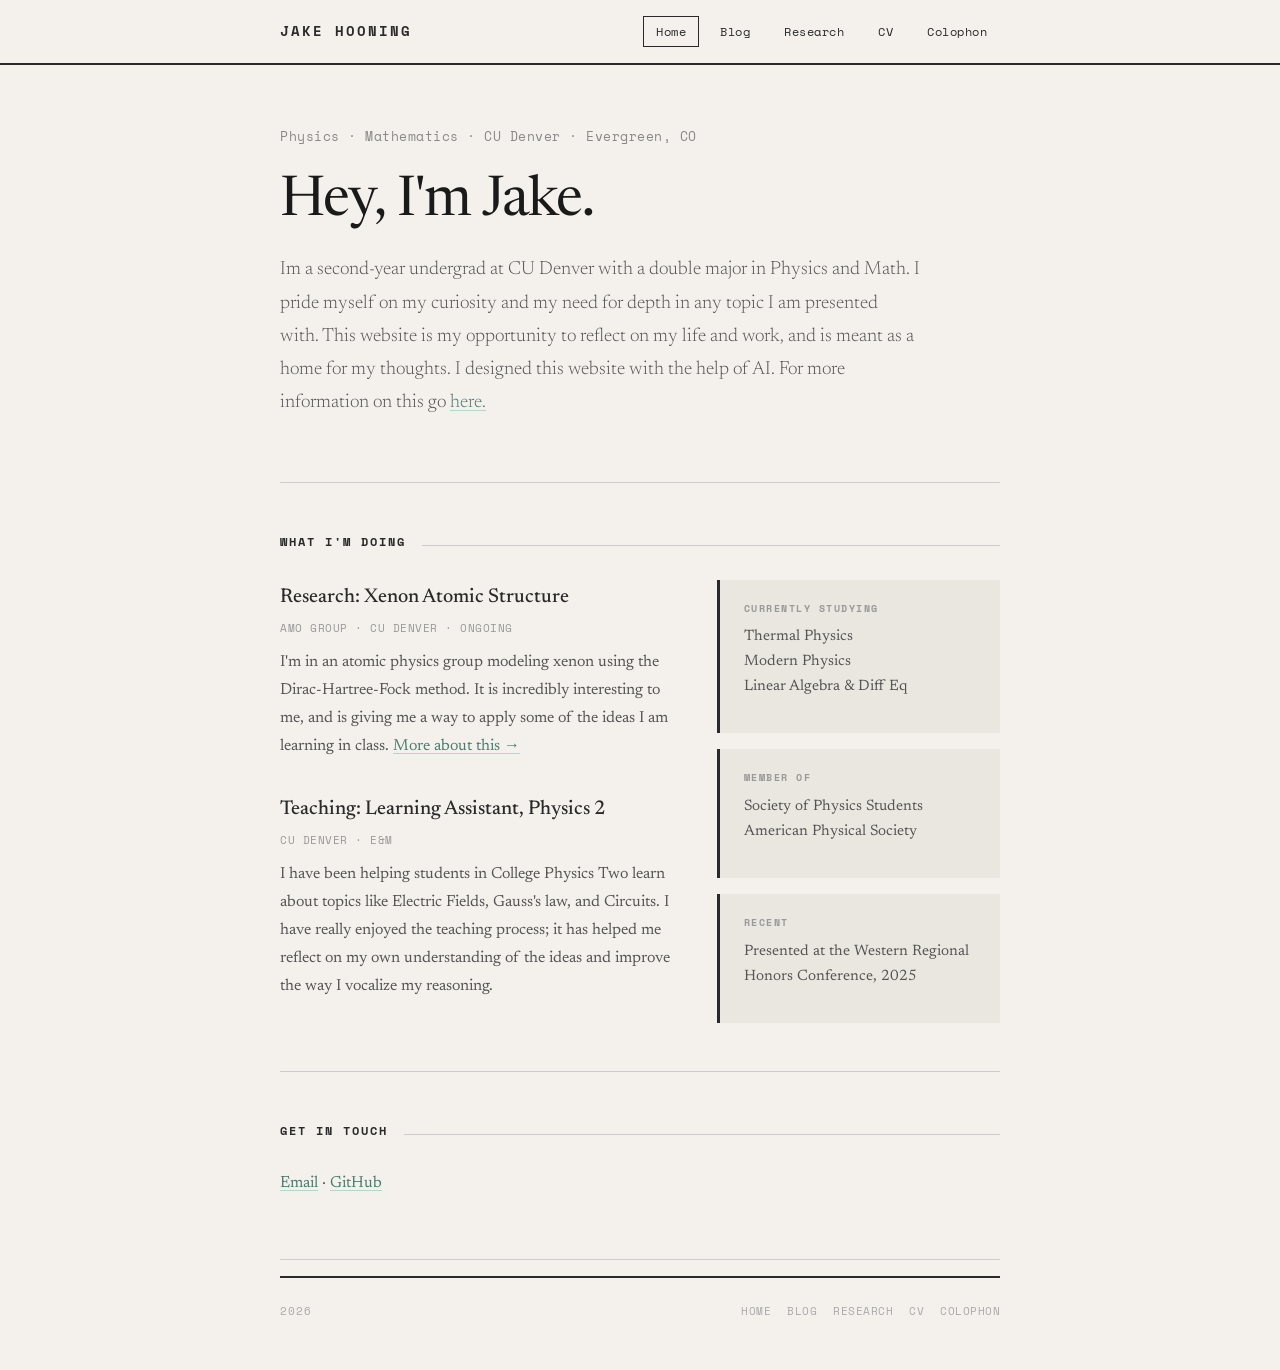
<file: index.html>
<!DOCTYPE html>
<html lang="en">
<head>
    <meta charset="UTF-8">
    <meta name="viewport" content="width=device-width, initial-scale=1.0">
    <title>Jake Hooning</title>
    <link href="https://fonts.googleapis.com/css2?family=Newsreader:ital,wght@0,300;0,400;0,500;0,600;1,300;1,400&family=Space+Mono:ital,wght@0,400;0,700;1,400&family=Inter:wght@400;500&display=swap" rel="stylesheet">
    <link rel="stylesheet" href="style.css">
</head>

<body>

    <div class="topbar">
        <div class="wrap">
            <div class="topbar-inner">
                <a href="index.html" class="site-name">Jake Hooning</a>
                <nav>
                    <a href="index.html" class="active">Home</a>
                    <a href="blog.html">Blog</a>
                    <a href="research.html">Research</a>
                    <a href="cv.html">CV</a>
                    <a href="colophon.html">Colophon</a>
                </nav>
            </div>
        </div>
    </div>

    <div class="wrap">

        <div class="hero">
            <p class="hero-subtitle">Physics · Mathematics · CU Denver · Evergreen, CO</p>
            <h1>Hey, I'm Jake.</h1>
            <p class="hero-bio">
                Im a second-year undergrad at CU Denver with a double major in Physics and Math. I pride myself on my curiosity and my need for depth in any topic I am presented with. 
                This website is my opportunity to reflect on my life and work, and is meant as a home for my thoughts. I designed this website with the help of AI. For more information on this 
                go <a href="colophon.html">here. </a>
            </p>
        </div>

        <div class="section">
            <div class="section-header">
                <span class="section-title">What I'm Doing</span>
                <div class="section-line"></div>
            </div>

            <div class="two-col">
                <div>
                    <div class="entry">
                        <p class="entry-title">Research: Xenon Atomic Structure</p>
                        <p class="entry-meta">AMO Group · CU Denver · Ongoing</p>
                        <p class="entry-text">
                            I'm in an atomic physics group modeling xenon using the
                            Dirac-Hartree-Fock method. It is incredibly interesting to me, and is giving me a way to apply some of the ideas I am learning in class. 
                            <a href="research.html">More about this →</a>
                        </p>
                    </div>
                    <div class="entry">
                        <p class="entry-title">Teaching: Learning Assistant, Physics 2</p>
                        <p class="entry-meta">CU Denver · E&M</p>
                        <p class="entry-text">
                            I have been helping students in College Physics Two learn about topics like Electric Fields, Gauss's law, and Circuits. 
                            I have really enjoyed the teaching process; it has helped me reflect on my own understanding of the ideas and improve the way I vocalize my reasoning. 
                        </p>
                    </div>
                </div>

                <div>
                    <div class="aside-box">
                        <p class="aside-label">Currently Studying</p>
                        <p class="aside-content">
                            Thermal Physics<br>
                            Modern Physics<br>
                            Linear Algebra & Diff Eq
                        </p>
                    </div>
                    <div class="aside-box">
                        <p class="aside-label">Member Of</p>
                        <p class="aside-content">
                            Society of Physics Students<br>
                            American Physical Society
                        </p>
                    </div>
                    <div class="aside-box">
                        <p class="aside-label">Recent</p>
                        <p class="aside-content">
                            Presented at the Western Regional Honors Conference, 2025
                        </p>
                    </div>
                </div>
            </div>
        </div>

        <div class="section">
            <div class="section-header">
                <span class="section-title">Get in Touch</span>
                <div class="section-line"></div>
            </div>
            <p class="entry-text">
                <a href="mailto:you@example.com">Email</a> ·
                <a href="https://github.com/phyjake">GitHub</a>
            </p>
        </div>

        <footer>
            <span>2026</span>
            <nav>
                <a href="index.html">Home</a>
                <a href="blog.html">Blog</a>
                <a href="research.html">Research</a>
                <a href="cv.html">CV</a>
                <a href="colophon.html">Colophon</a>
            </nav>
        </footer>

    </div>

</body>
</html>
</file>
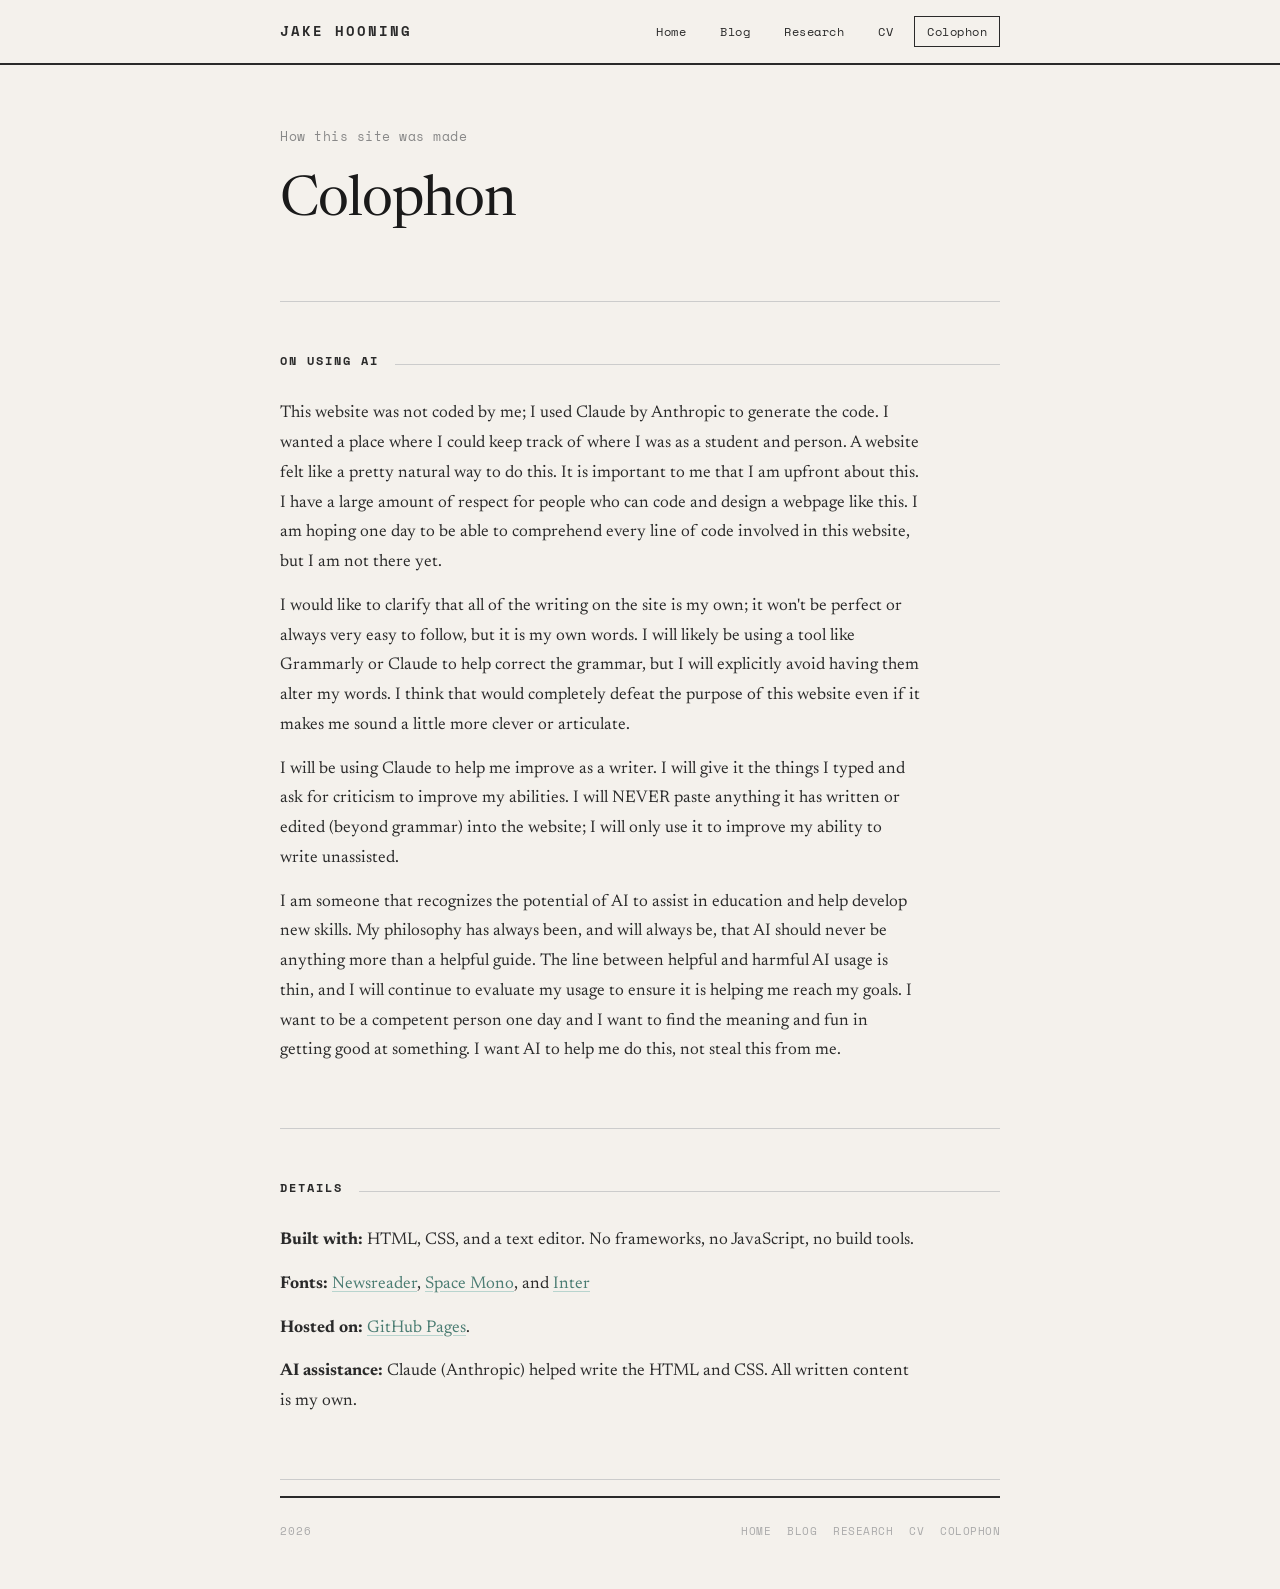
<file: colophon.html>
<!DOCTYPE html>
<html lang="en">
<head>
    <meta charset="UTF-8">
    <meta name="viewport" content="width=device-width, initial-scale=1.0">
    <title>Colophon · Jake Hooning</title>
    <link href="https://fonts.googleapis.com/css2?family=Newsreader:ital,wght@0,300;0,400;0,500;0,600;1,300;1,400&family=Space+Mono:ital,wght@0,400;0,700;1,400&family=Inter:wght@400;500&display=swap" rel="stylesheet">
    <link rel="stylesheet" href="style.css">
</head>

<body>

    <div class="topbar">
        <div class="wrap">
            <div class="topbar-inner">
                <a href="index.html" class="site-name">Jake Hooning</a>
                <nav>
                    <a href="index.html">Home</a>
                    <a href="blog.html">Blog</a>
                    <a href="research.html">Research</a>
                    <a href="cv.html">CV</a>
                    <a href="colophon.html" class="active">Colophon</a>
                </nav>
            </div>
        </div>
    </div>

    <div class="wrap">

        <div class="hero">
            <p class="hero-subtitle">How this site was made</p>
            <h1>Colophon</h1>
        </div>


        <div class="section">
            <div class="section-header">
                <span class="section-title">On Using AI</span>
                <div class="section-line"></div>
            </div>

            <div class="narrow">
                <p>
                   This website was not coded by me; I used Claude by Anthropic to generate the code. I wanted a place where I could keep track of where I was as a student and person. A website felt like a pretty natural way to do this. It is important to me that I am upfront about this. I have a large amount of respect for people who can code and design a webpage like this. I am hoping one day to be able to comprehend every line of code involved in this website, but I am not there yet.

        
                </p>

                <p>
                    I would like to clarify that all of the writing on the site is my own; it won't be perfect or always very easy to follow, but it is my own words. I will likely be using a tool 
                    like Grammarly or Claude to help correct the grammar, but I will explicitly avoid having them alter my words. I think that would completely defeat the purpose of this website
                    even if it makes me sound a little more clever or articulate. 
                </p>

                <p>
                    I will be using Claude to help me improve as a writer. I will give it the things I typed and ask for criticism to improve my abilities. I will NEVER paste anything it has written or edited (beyond grammar) into the website; I will only use it to improve my ability to write unassisted.
                </p>

                <p>
                    I am someone that recognizes the potential of AI to assist in education and help develop new skills. My philosophy has always been, and will always be, that AI should never be anything more than 
                    a helpful guide. The line between helpful and harmful AI usage is thin, and I will continue to evaluate my usage to ensure it is helping me reach my goals. I want to be a competent person one day
                    and I want to find the meaning and fun in getting good at something. I want AI to help me do this, not steal this from me. 
                </p>
            </div>
        </div>


        <div class="section">
            <div class="section-header">
                <span class="section-title">Details</span>
                <div class="section-line"></div>
            </div>

            <div class="narrow">
                <p>
                    <strong>Built with:</strong> HTML, CSS, and a text editor. No
                    frameworks, no JavaScript, no build tools.
                </p>
                <p>
                    <strong>Fonts:</strong>
                    <a href="https://fonts.google.com/specimen/Newsreader">Newsreader</a>,
                    <a href="https://fonts.google.com/specimen/Space+Mono">Space Mono</a>,
                    and <a href="https://fonts.google.com/specimen/Inter">Inter</a>

                </p>
                <p>
                    <strong>Hosted on:</strong>
                    <a href="https://pages.github.com/">GitHub Pages</a>.
                </p>
                <p>
                    <strong>AI assistance:</strong> Claude (Anthropic) helped write
                    the HTML and CSS. All written content is my own.
                </p>
            </div>
        </div>


        <footer>
            <span>2026</span>
            <nav>
                <a href="index.html">Home</a>
                <a href="blog.html">Blog</a>
                <a href="research.html">Research</a>
                <a href="cv.html">CV</a>
                <a href="colophon.html">Colophon</a>
            </nav>
        </footer>

    </div>

</body>
</html>
</file>
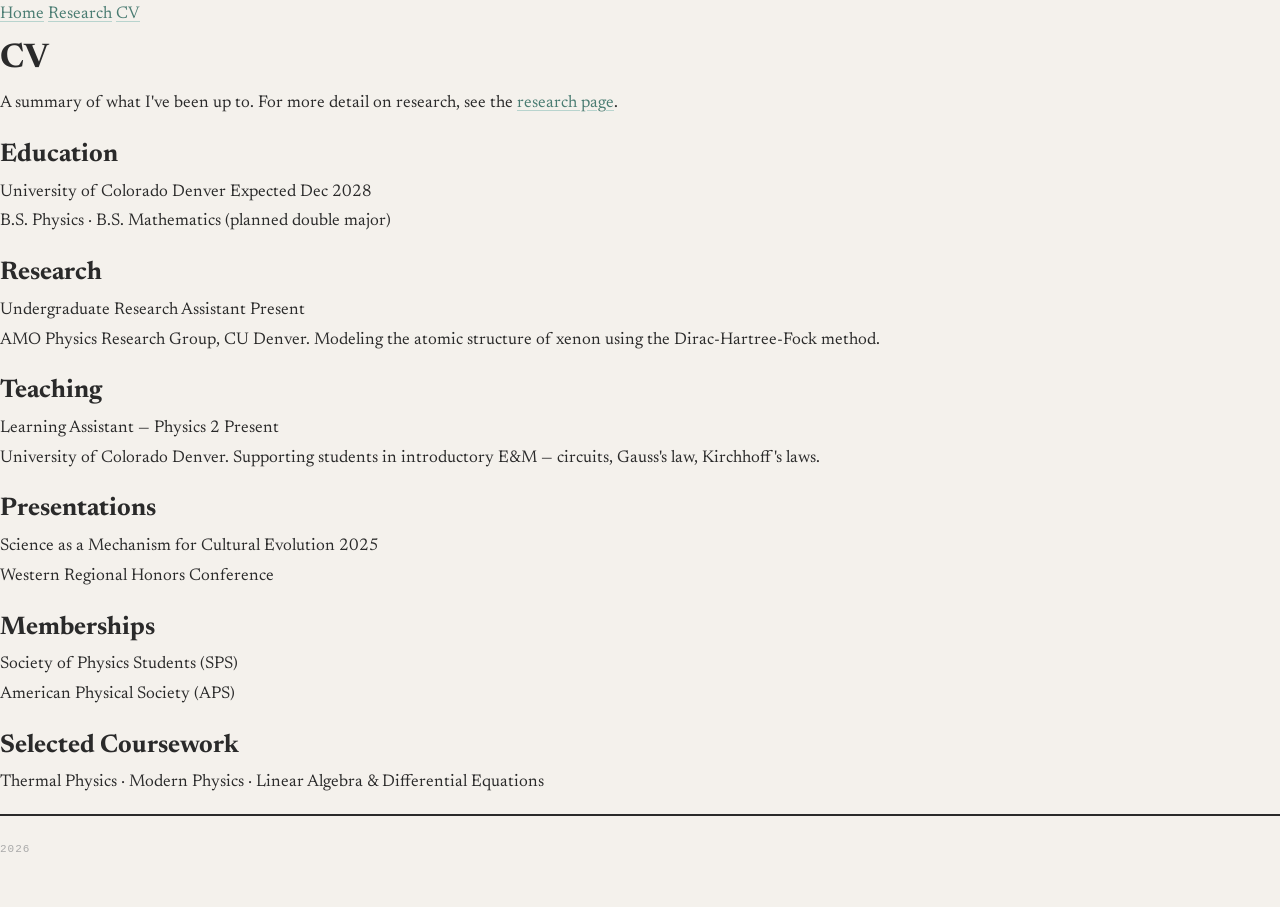
<file: cv (1).html>
<!DOCTYPE html>
<html lang="en">
<head>
    <meta charset="UTF-8">
    <meta name="viewport" content="width=device-width, initial-scale=1.0">
    <title>CV · Jake Hooning</title>
    <link href="https://fonts.googleapis.com/css2?family=Newsreader:ital,wght@0,300;0,400;0,500;0,600;1,300;1,400&family=Inter:wght@400;500&display=swap" rel="stylesheet">
    <link rel="stylesheet" href="style.css">
</head>

<body>

    <div class="page">

        <header>
            <nav>
                <a href="index.html">Home</a>
                <a href="research.html">Research</a>
                <a href="cv.html" class="active">CV</a>
            </nav>
        </header>

        <div class="content">

            <h1>CV</h1>

            <p class="lead">
                A summary of what I've been up to. For more detail on research,
                see the <a href="research.html">research page</a>.
            </p>

            <div class="divider"></div>

            <!-- Education -->
            <h2>Education</h2>

            <div class="cv-entry">
                <div class="cv-entry-header">
                    <span class="cv-entry-title">University of Colorado Denver</span>
                    <span class="cv-entry-date">Expected Dec 2028</span>
                </div>
                <p class="cv-entry-detail">
                    B.S. Physics · B.S. Mathematics (planned double major)
                </p>
            </div>

            <div class="divider"></div>

            <!-- Research -->
            <h2>Research</h2>

            <div class="cv-entry">
                <div class="cv-entry-header">
                    <span class="cv-entry-title">Undergraduate Research Assistant</span>
                    <span class="cv-entry-date">Present</span>
                </div>
                <p class="cv-entry-detail">
                    AMO Physics Research Group, CU Denver.
                    Modeling the atomic structure of xenon using the Dirac-Hartree-Fock method.
                </p>
            </div>

            <div class="divider"></div>

            <!-- Teaching -->
            <h2>Teaching</h2>

            <div class="cv-entry">
                <div class="cv-entry-header">
                    <span class="cv-entry-title">Learning Assistant — Physics 2</span>
                    <span class="cv-entry-date">Present</span>
                </div>
                <p class="cv-entry-detail">
                    University of Colorado Denver.
                    Supporting students in introductory E&M — circuits, Gauss's law,
                    Kirchhoff's laws.
                </p>
            </div>

            <div class="divider"></div>

            <!-- Presentations -->
            <h2>Presentations</h2>

            <div class="cv-entry">
                <div class="cv-entry-header">
                    <span class="cv-entry-title">Science as a Mechanism for Cultural Evolution</span>
                    <span class="cv-entry-date">2025</span>
                </div>
                <p class="cv-entry-detail">
                    Western Regional Honors Conference
                </p>
            </div>

            <div class="divider"></div>

            <!-- Memberships -->
            <h2>Memberships</h2>

            <p>
                Society of Physics Students (SPS)<br>
                American Physical Society (APS)
            </p>

            <div class="divider"></div>

            <!-- Coursework -->
            <h2>Selected Coursework</h2>

            <p>
                Thermal Physics · Modern Physics · Linear Algebra & Differential Equations
            </p>

        </div>

        <footer>
            <span>2026</span>
        </footer>

    </div>

</body>
</html>
</file>
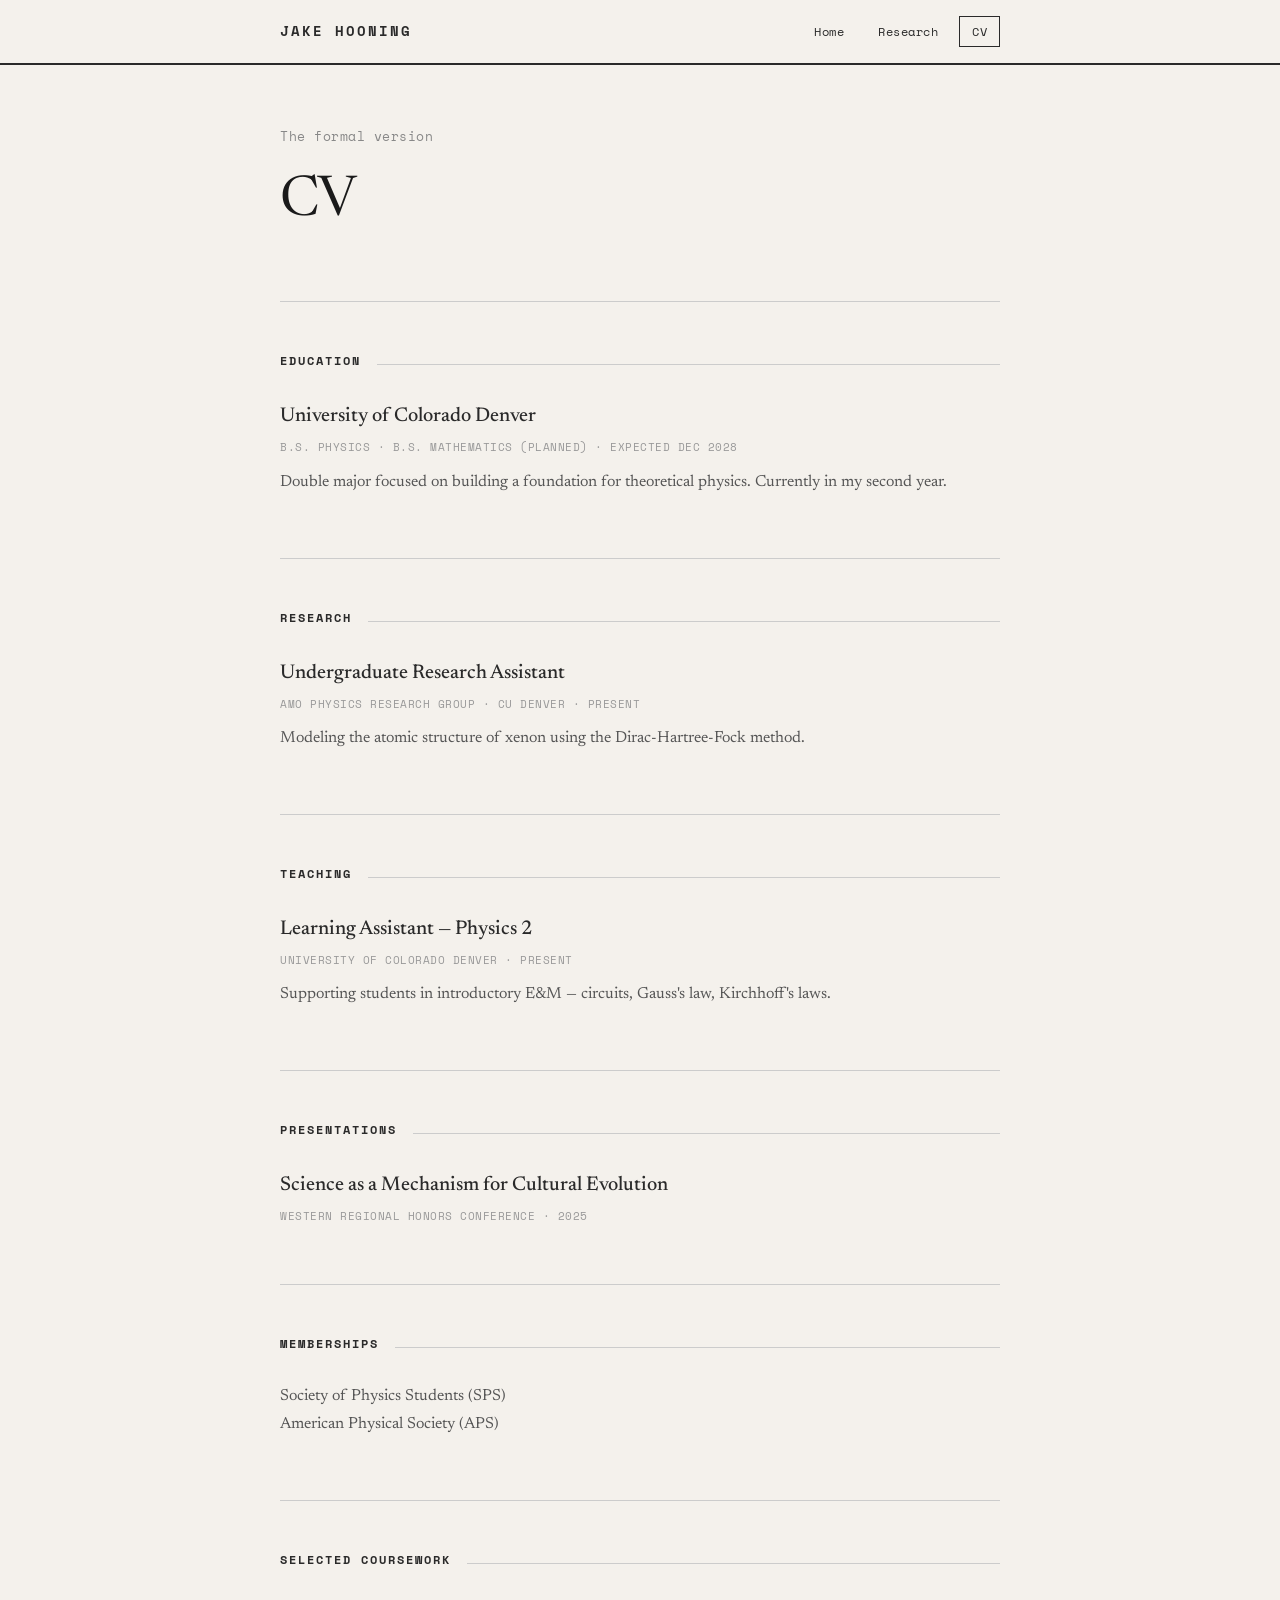
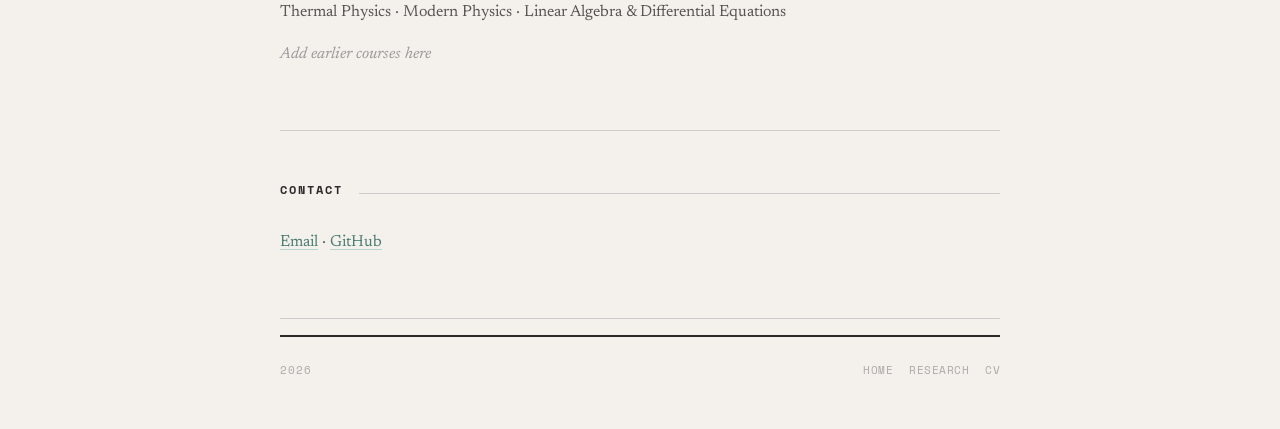
<file: cv (2).html>
<!DOCTYPE html>
<html lang="en">
<head>
    <meta charset="UTF-8">
    <meta name="viewport" content="width=device-width, initial-scale=1.0">
    <title>CV · Jake Hooning</title>
    <link href="https://fonts.googleapis.com/css2?family=Newsreader:ital,wght@0,300;0,400;0,500;0,600;1,300;1,400&family=Space+Mono:ital,wght@0,400;0,700;1,400&family=Inter:wght@400;500&display=swap" rel="stylesheet">
    <link rel="stylesheet" href="style.css">
</head>

<body>

    <div class="topbar">
        <div class="wrap">
            <div class="topbar-inner">
                <a href="index.html" class="site-name">Jake Hooning</a>
                <nav>
                    <a href="index.html">Home</a>
                    <a href="research.html">Research</a>
                    <a href="cv.html" class="active">CV</a>
                </nav>
            </div>
        </div>
    </div>

    <div class="wrap">

        <div class="hero">
            <p class="hero-subtitle">The formal version</p>
            <h1>CV</h1>
        </div>


        <!-- Education -->
        <div class="section">
            <div class="section-header">
                <span class="section-title">Education</span>
                <div class="section-line"></div>
            </div>

            <div class="entry">
                <p class="entry-title">University of Colorado Denver</p>
                <p class="entry-meta">B.S. Physics · B.S. Mathematics (planned) · Expected Dec 2028</p>
                <p class="entry-text">
                    Double major focused on building a foundation for theoretical
                    physics. Currently in my second year.
                </p>
            </div>
        </div>


        <!-- Research -->
        <div class="section">
            <div class="section-header">
                <span class="section-title">Research</span>
                <div class="section-line"></div>
            </div>

            <div class="entry">
                <p class="entry-title">Undergraduate Research Assistant</p>
                <p class="entry-meta">AMO Physics Research Group · CU Denver · Present</p>
                <p class="entry-text">
                    Modeling the atomic structure of xenon using the
                    Dirac-Hartree-Fock method.
                </p>
            </div>
        </div>


        <!-- Teaching -->
        <div class="section">
            <div class="section-header">
                <span class="section-title">Teaching</span>
                <div class="section-line"></div>
            </div>

            <div class="entry">
                <p class="entry-title">Learning Assistant — Physics 2</p>
                <p class="entry-meta">University of Colorado Denver · Present</p>
                <p class="entry-text">
                    Supporting students in introductory E&M — circuits,
                    Gauss's law, Kirchhoff's laws.
                </p>
            </div>
        </div>


        <!-- Presentations -->
        <div class="section">
            <div class="section-header">
                <span class="section-title">Presentations</span>
                <div class="section-line"></div>
            </div>

            <div class="entry">
                <p class="entry-title">Science as a Mechanism for Cultural Evolution</p>
                <p class="entry-meta">Western Regional Honors Conference · 2025</p>
            </div>
        </div>


        <!-- Memberships -->
        <div class="section">
            <div class="section-header">
                <span class="section-title">Memberships</span>
                <div class="section-line"></div>
            </div>

            <p class="entry-text">
                Society of Physics Students (SPS)<br>
                American Physical Society (APS)
            </p>
        </div>


        <!-- Coursework -->
        <div class="section">
            <div class="section-header">
                <span class="section-title">Selected Coursework</span>
                <div class="section-line"></div>
            </div>

            <p class="entry-text">
                Thermal Physics · Modern Physics · Linear Algebra &
                Differential Equations
            </p>
            <p class="entry-text" style="margin-top: 8px;">
                <em style="color: #999;">
                    <!-- Add previous courses as you go -->
                    Add earlier courses here
                </em>
            </p>
        </div>


        <!-- Contact -->
        <div class="section">
            <div class="section-header">
                <span class="section-title">Contact</span>
                <div class="section-line"></div>
            </div>

            <p class="entry-text">
                <a href="mailto:you@example.com">Email</a> ·
                <a href="https://github.com/phyjake">GitHub</a>
            </p>
        </div>


        <footer>
            <span>2026</span>
            <nav>
                <a href="index.html">Home</a>
                <a href="research.html">Research</a>
                <a href="cv.html">CV</a>
            </nav>
        </footer>

    </div>

</body>
</html>
</file>
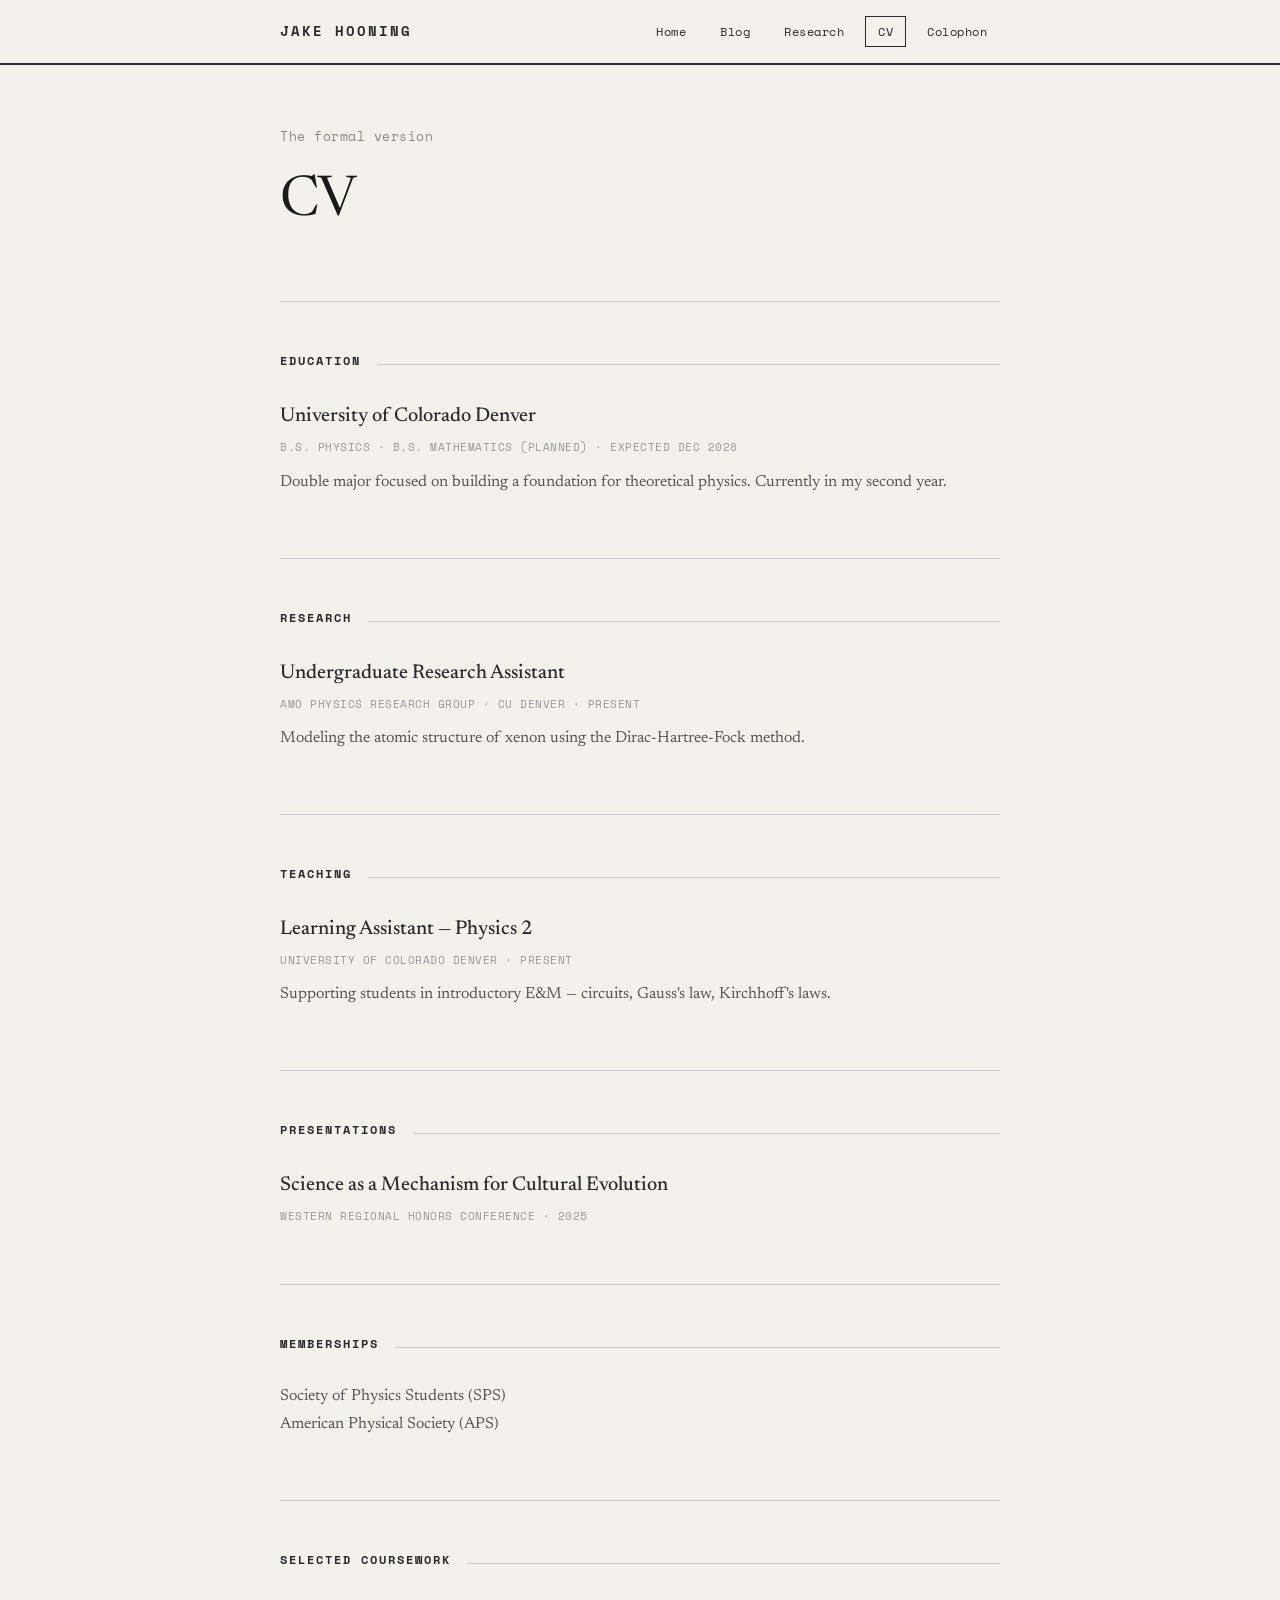
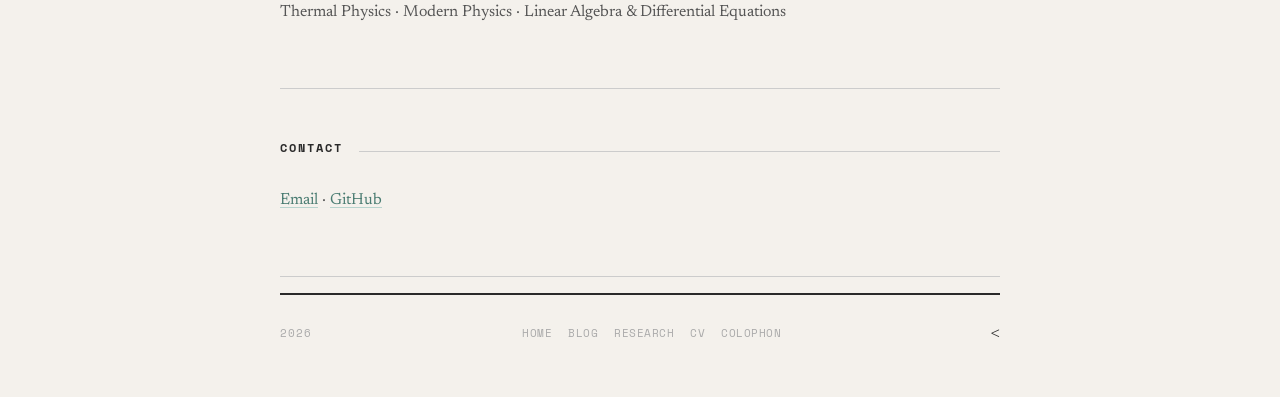
<file: cv.html>
<!DOCTYPE html>
<html lang="en">
<head>
    <meta charset="UTF-8">
    <meta name="viewport" content="width=device-width, initial-scale=1.0">
    <title>CV · Jake Hooning</title>
    <link href="https://fonts.googleapis.com/css2?family=Newsreader:ital,wght@0,300;0,400;0,500;0,600;1,300;1,400&family=Space+Mono:ital,wght@0,400;0,700;1,400&family=Inter:wght@400;500&display=swap" rel="stylesheet">
    <link rel="stylesheet" href="style.css">
</head>

<body>

    <div class="topbar">
        <div class="wrap">
            <div class="topbar-inner">
                <a href="index.html" class="site-name">Jake Hooning</a>
                <nav>
                    <a href="index.html">Home</a>
                    <a href="blog.html">Blog</a>
                    <a href="research.html">Research</a>
                    <a href="cv.html" class="active">CV</a>
                    <a href="colophon.html">Colophon</a>
                </nav>
            </div>
        </div>
    </div>

    <div class="wrap">

        <div class="hero">
            <p class="hero-subtitle">The formal version</p>
            <h1>CV</h1>
        </div>

        <div class="section">
            <div class="section-header">
                <span class="section-title">Education</span>
                <div class="section-line"></div>
            </div>
            <div class="entry">
                <p class="entry-title">University of Colorado Denver</p>
                <p class="entry-meta">B.S. Physics · B.S. Mathematics (planned) · Expected Dec 2028</p>
                <p class="entry-text">
                    Double major focused on building a foundation for theoretical
                    physics. Currently in my second year.
                </p>
            </div>
        </div>

        <div class="section">
            <div class="section-header">
                <span class="section-title">Research</span>
                <div class="section-line"></div>
            </div>
            <div class="entry">
                <p class="entry-title">Undergraduate Research Assistant</p>
                <p class="entry-meta">AMO Physics Research Group · CU Denver · Present</p>
                <p class="entry-text">
                    Modeling the atomic structure of xenon using the
                    Dirac-Hartree-Fock method.
                </p>
            </div>
        </div>

        <div class="section">
            <div class="section-header">
                <span class="section-title">Teaching</span>
                <div class="section-line"></div>
            </div>
            <div class="entry">
                <p class="entry-title">Learning Assistant — Physics 2</p>
                <p class="entry-meta">University of Colorado Denver · Present</p>
                <p class="entry-text">
                    Supporting students in introductory E&M — circuits,
                    Gauss's law, Kirchhoff's laws.
                </p>
            </div>
        </div>

        <div class="section">
            <div class="section-header">
                <span class="section-title">Presentations</span>
                <div class="section-line"></div>
            </div>
            <div class="entry">
                <p class="entry-title">Science as a Mechanism for Cultural Evolution</p>
                <p class="entry-meta">Western Regional Honors Conference · 2025</p>
            </div>
        </div>

        <div class="section">
            <div class="section-header">
                <span class="section-title">Memberships</span>
                <div class="section-line"></div>
            </div>
            <p class="entry-text">
                Society of Physics Students (SPS)<br>
                American Physical Society (APS)
            </p>
        </div>

        <div class="section">
            <div class="section-header">
                <span class="section-title">Selected Coursework</span>
                <div class="section-line"></div>
            </div>
            <p class="entry-text">
                Thermal Physics · Modern Physics · Linear Algebra &
                Differential Equations
            </p>
        </div>

        <div class="section">
            <div class="section-header">
                <span class="section-title">Contact</span>
                <div class="section-line"></div>
            </div>
            <p class="entry-text">
                <a href="/cdn-cgi/l/email-protection#d7aeb8a297b2afb6baa7bbb2f9b4b8ba">Email</a> ·
                <a href="https://github.com/phyjake">GitHub</a>
            </p>
        </div>

        <footer>
            <span>2026</span>
            <nav>
                <a href="index.html">Home</a>
                <a href="blog.html">Blog</a>
                <a href="research.html">Research</a>
                <a href="cv.html">CV</a>
                <a href="colophon.html">Colophon</a>
            </nav>
        <
</file>
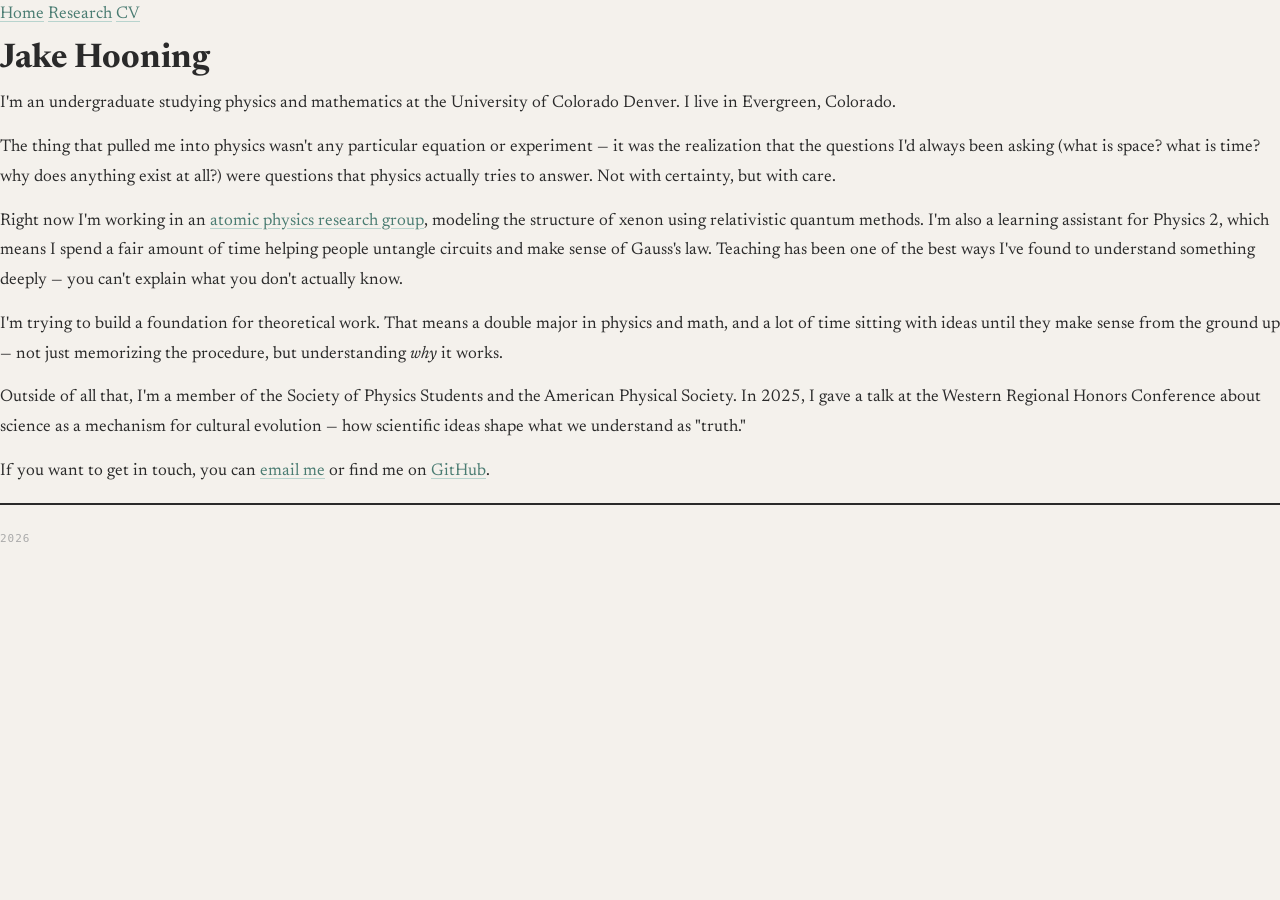
<file: index (1).html>
<!DOCTYPE html>
<html lang="en">
<head>
    <meta charset="UTF-8">
    <meta name="viewport" content="width=device-width, initial-scale=1.0">
    <title>Jake Hooning</title>
    <link href="https://fonts.googleapis.com/css2?family=Newsreader:ital,wght@0,300;0,400;0,500;0,600;1,300;1,400&family=Inter:wght@400;500&display=swap" rel="stylesheet">
    <link rel="stylesheet" href="style.css">
</head>

<body>

    <div class="page">

        <!-- A quiet top nav — just links, nothing fancy -->
        <header>
            <nav>
                <a href="index.html" class="active">Home</a>
                <a href="research.html">Research</a>
                <a href="cv.html">CV</a>
            </nav>
        </header>

        <!-- The main content — reads like prose, not a form -->
        <div class="content">

            <h1>Jake Hooning</h1>

            <p class="lead">
                I'm an undergraduate studying physics and mathematics at the
                University of Colorado Denver. I live in Evergreen, Colorado.
            </p>

            <div class="divider"></div>

            <p>
                The thing that pulled me into physics wasn't any particular equation or
                experiment — it was the realization that the questions I'd always been
                asking (what is space? what is time? why does anything exist at all?)
                were questions that physics actually tries to answer. Not with certainty,
                but with care.
            </p>

            <p>
                Right now I'm working in an
                <a href="research.html">atomic physics research group</a>,
                modeling the structure of xenon using relativistic quantum methods.
                I'm also a learning assistant for Physics 2, which means I spend
                a fair amount of time helping people untangle circuits and make sense
                of Gauss's law. Teaching has been one of the best ways I've found
                to understand something deeply — you can't explain what you don't
                actually know.
            </p>

            <p>
                I'm trying to build a foundation for theoretical work. That means
                a double major in physics and math, and a lot of time sitting with
                ideas until they make sense from the ground up — not just memorizing
                the procedure, but understanding <em>why</em> it works.
            </p>

            <p>
                Outside of all that, I'm a member of the
                Society of Physics Students and the American Physical Society.
                In 2025, I gave a talk at the Western Regional Honors Conference
                about science as a mechanism for cultural evolution — how scientific
                ideas shape what we understand as "truth."
            </p>

            <div class="divider"></div>

            <p class="quiet">
                If you want to get in touch, you can
                <a href="mailto:you@example.com">email me</a> or find me on
                <a href="https://github.com/phyjake">GitHub</a>.
            </p>

        </div>

        <footer>
            <span>2026</span>
        </footer>

    </div>

</body>
</html>
</file>
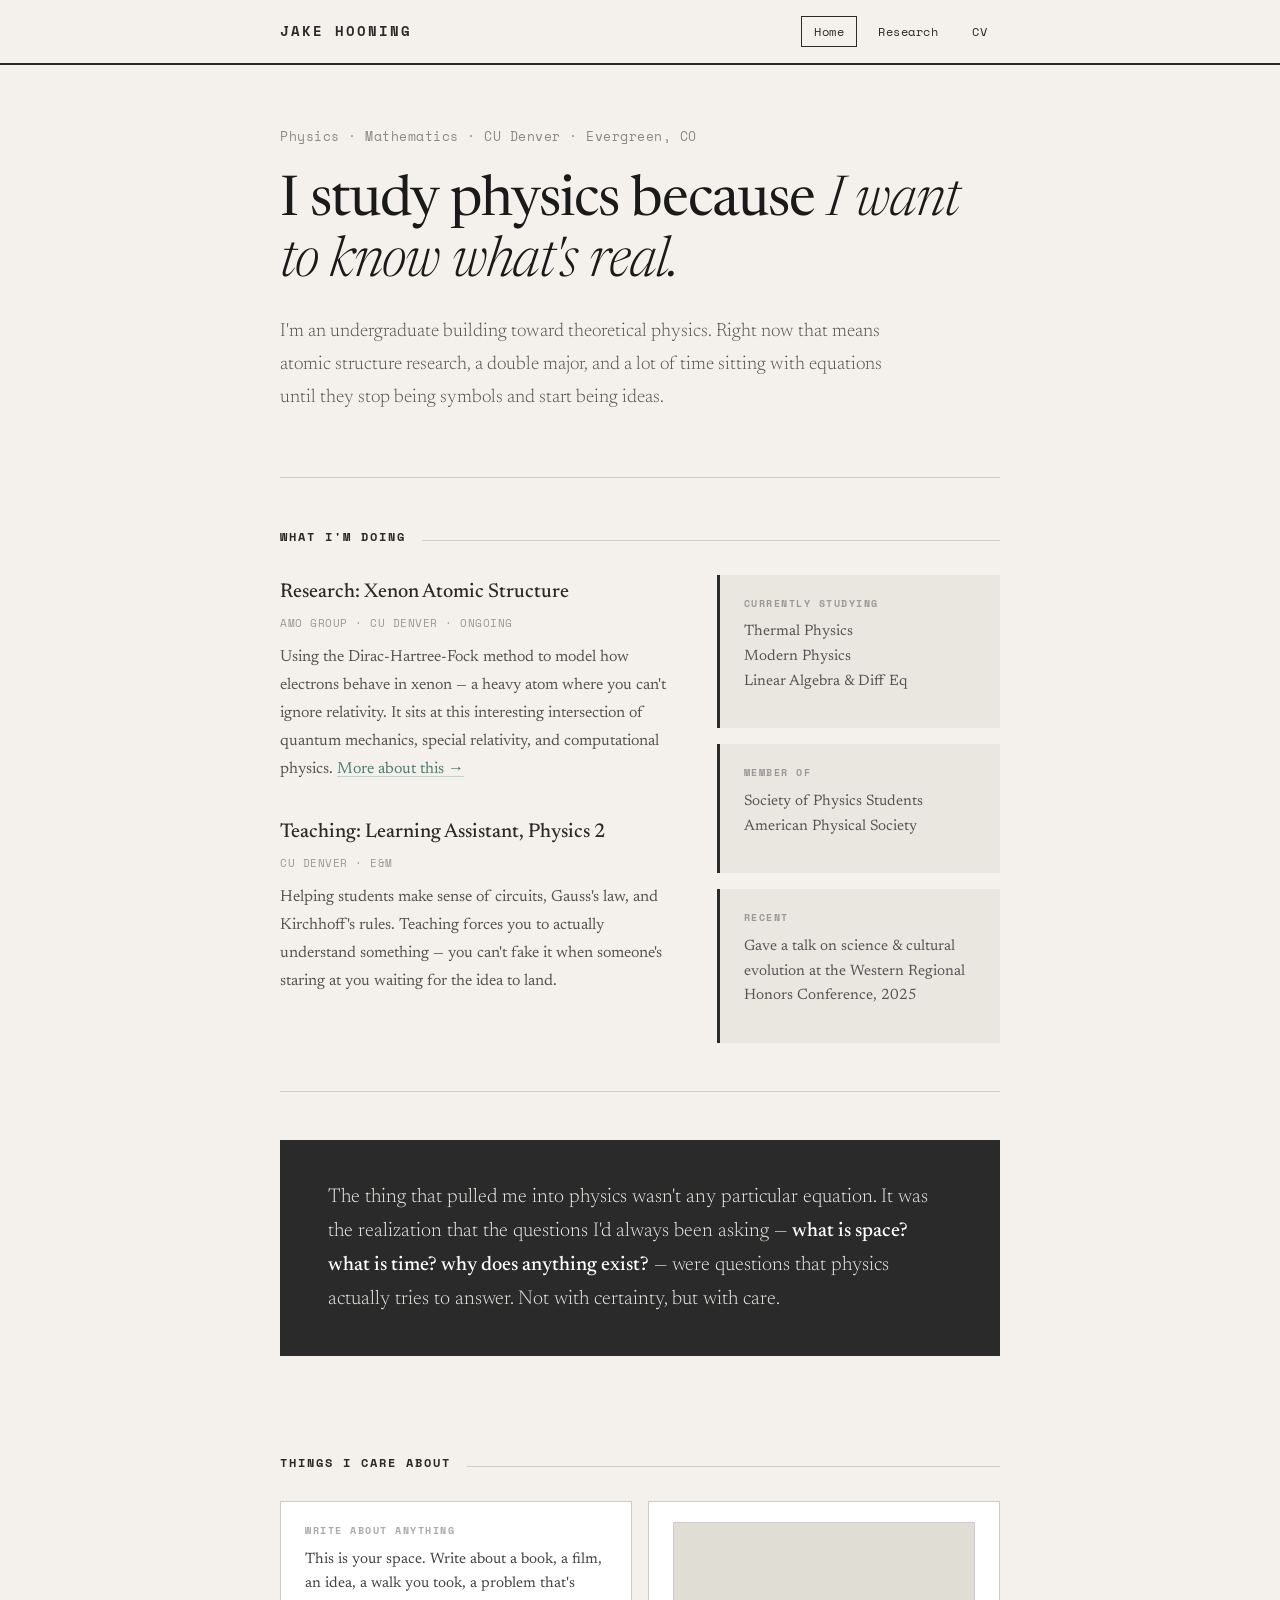
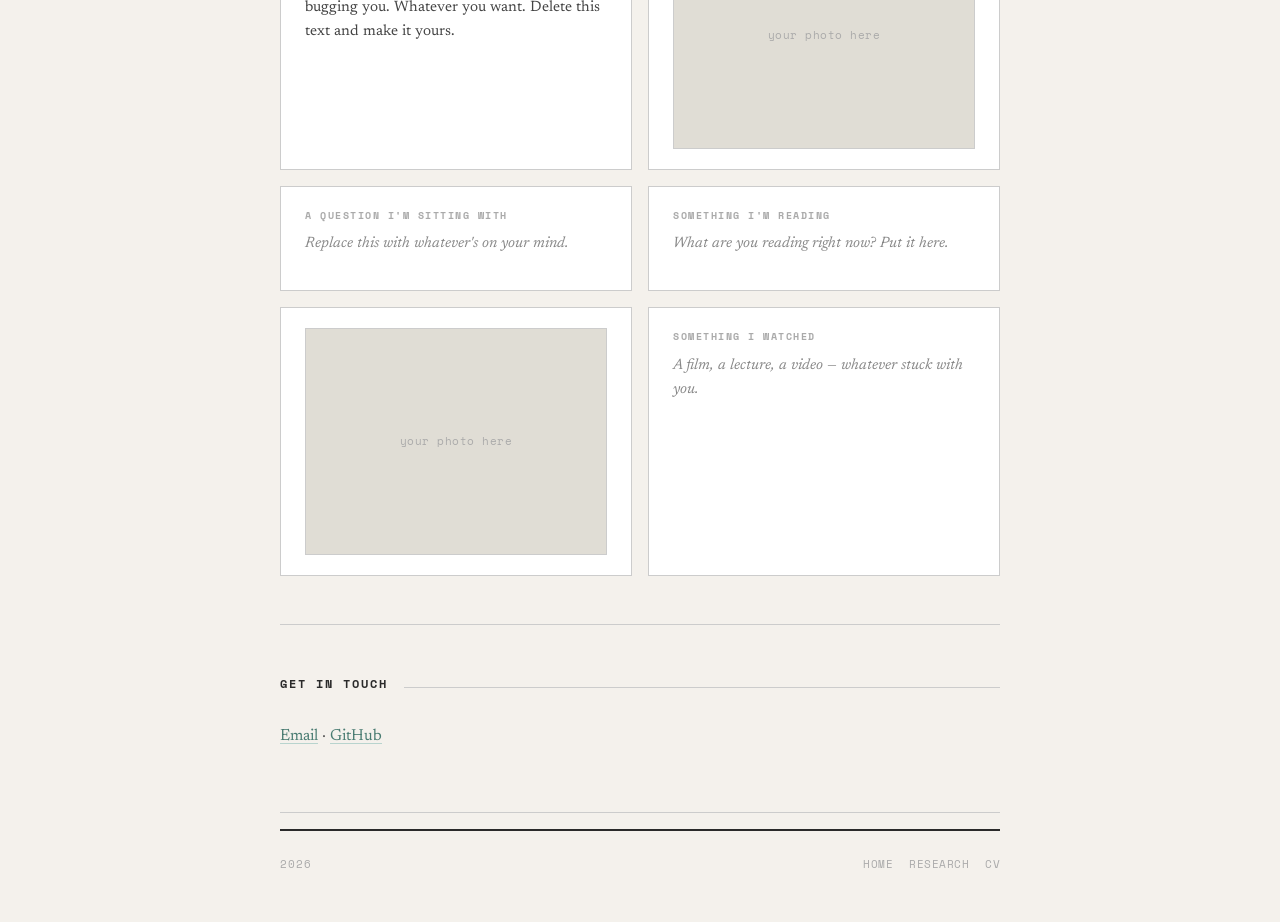
<file: index (2).html>
<!DOCTYPE html>
<html lang="en">
<head>
    <meta charset="UTF-8">
    <meta name="viewport" content="width=device-width, initial-scale=1.0">
    <title>Jake Hooning</title>
    <link href="https://fonts.googleapis.com/css2?family=Newsreader:ital,wght@0,300;0,400;0,500;0,600;1,300;1,400&family=Space+Mono:ital,wght@0,400;0,700;1,400&family=Inter:wght@400;500&display=swap" rel="stylesheet">
    <link rel="stylesheet" href="style.css">
</head>

<body>

    <!-- Top bar -->
    <div class="topbar">
        <div class="wrap">
            <div class="topbar-inner">
                <a href="index.html" class="site-name">Jake Hooning</a>
                <nav>
                    <a href="index.html" class="active">Home</a>
                    <a href="research.html">Research</a>
                    <a href="cv.html">CV</a>
                </nav>
            </div>
        </div>
    </div>

    <div class="wrap">

        <!-- Hero -->
        <div class="hero">
            <p class="hero-subtitle">Physics · Mathematics · CU Denver · Evergreen, CO</p>
            <h1>I study physics because <em>I want to know what's real.</em></h1>
            <p class="hero-bio">
                I'm an undergraduate building toward theoretical physics.
                Right now that means atomic structure research, a double major,
                and a lot of time sitting with equations until they stop being
                symbols and start being ideas.
            </p>
        </div>


        <!-- What I'm Doing — two column, main + sidebar -->
        <div class="section">
            <div class="section-header">
                <span class="section-title">What I'm Doing</span>
                <div class="section-line"></div>
            </div>

            <div class="two-col">
                <div>
                    <div class="entry">
                        <p class="entry-title">Research: Xenon Atomic Structure</p>
                        <p class="entry-meta">AMO Group · CU Denver · Ongoing</p>
                        <p class="entry-text">
                            Using the Dirac-Hartree-Fock method to model how electrons
                            behave in xenon — a heavy atom where you can't ignore relativity.
                            It sits at this interesting intersection of quantum mechanics,
                            special relativity, and computational physics.
                            <a href="research.html">More about this →</a>
                        </p>
                    </div>
                    <div class="entry">
                        <p class="entry-title">Teaching: Learning Assistant, Physics 2</p>
                        <p class="entry-meta">CU Denver · E&M</p>
                        <p class="entry-text">
                            Helping students make sense of circuits, Gauss's law, and
                            Kirchhoff's rules. Teaching forces you to actually understand
                            something — you can't fake it when someone's staring at you
                            waiting for the idea to land.
                        </p>
                    </div>
                </div>

                <!-- Sidebar: quick context -->
                <div>
                    <div class="aside-box">
                        <p class="aside-label">Currently Studying</p>
                        <p class="aside-content">
                            Thermal Physics<br>
                            Modern Physics<br>
                            Linear Algebra & Diff Eq
                        </p>
                    </div>
                    <div class="aside-box">
                        <p class="aside-label">Member Of</p>
                        <p class="aside-content">
                            Society of Physics Students<br>
                            American Physical Society
                        </p>
                    </div>
                    <div class="aside-box">
                        <p class="aside-label">Recent</p>
                        <p class="aside-content">
                            Gave a talk on science & cultural evolution
                            at the Western Regional Honors Conference, 2025
                        </p>
                    </div>
                </div>
            </div>
        </div>


        <!-- Callout — a personal statement, a thought, something real -->
        <div class="callout">
            The thing that pulled me into physics wasn't any particular equation.
            It was the realization that the questions I'd always been asking —
            <strong>what is space? what is time? why does anything exist?</strong>
            — were questions that physics actually tries to answer.
            Not with certainty, but with care.
        </div>


        <!--
            === INTERESTS / THINGS I CARE ABOUT ===

            THIS IS YOUR SECTION, JAKE.

            Each "pin" is a card you can fill with whatever you want:
            a book you're reading, a thought you had, a photo, a link,
            a film you watched, an idea you can't stop thinking about.

            To add a new pin: copy one of the <div class="pin"> blocks
            and paste it inside the <div class="pin-grid">.

            To add a photo: replace the <div class="photo-slot"> with
            an <img> tag pointing to your image file. Example:
                <img src="photos/your-image.jpg" alt="description">

            Make a folder called "photos" in your repo and upload
            images there.
        -->
        <div class="section">
            <div class="section-header">
                <span class="section-title">Things I Care About</span>
                <div class="section-line"></div>
            </div>

            <div class="pin-grid">

                <div class="pin">
                    <p class="pin-label">Write about anything</p>
                    <p class="pin-text">
                        This is your space. Write about a book, a film, an idea,
                        a walk you took, a problem that's bugging you. Whatever
                        you want. Delete this text and make it yours.
                    </p>
                </div>

                <div class="pin">
                    <div class="photo-slot">
                        <!--
                            Replace this whole <div class="photo-slot"> with:
                            <img src="photos/your-photo.jpg" alt="description"
                                 style="width:100%; display:block;">
                        -->
                        <span class="placeholder-text">your photo here</span>
                    </div>
                </div>

                <div class="pin">
                    <p class="pin-label">A question I'm sitting with</p>
                    <p class="pin-text">
                        <em>Replace this with whatever's on your mind.</em>
                    </p>
                </div>

                <div class="pin">
                    <p class="pin-label">Something I'm reading</p>
                    <p class="pin-text">
                        <em>What are you reading right now? Put it here.</em>
                    </p>
                </div>

                <div class="pin">
                    <div class="photo-slot">
                        <span class="placeholder-text">your photo here</span>
                    </div>
                </div>

                <div class="pin">
                    <p class="pin-label">Something I watched</p>
                    <p class="pin-text">
                        <em>A film, a lecture, a video — whatever stuck with you.</em>
                    </p>
                </div>

            </div>
        </div>


        <!-- Contact — simple, at the bottom -->
        <div class="section">
            <div class="section-header">
                <span class="section-title">Get in Touch</span>
                <div class="section-line"></div>
            </div>
            <p class="entry-text">
                <a href="mailto:you@example.com">Email</a> ·
                <a href="https://github.com/phyjake">GitHub</a>
            </p>
        </div>


        <footer>
            <span>2026</span>
            <nav>
                <a href="index.html">Home</a>
                <a href="research.html">Research</a>
                <a href="cv.html">CV</a>
            </nav>
        </footer>

    </div>

</body>
</html>
</file>
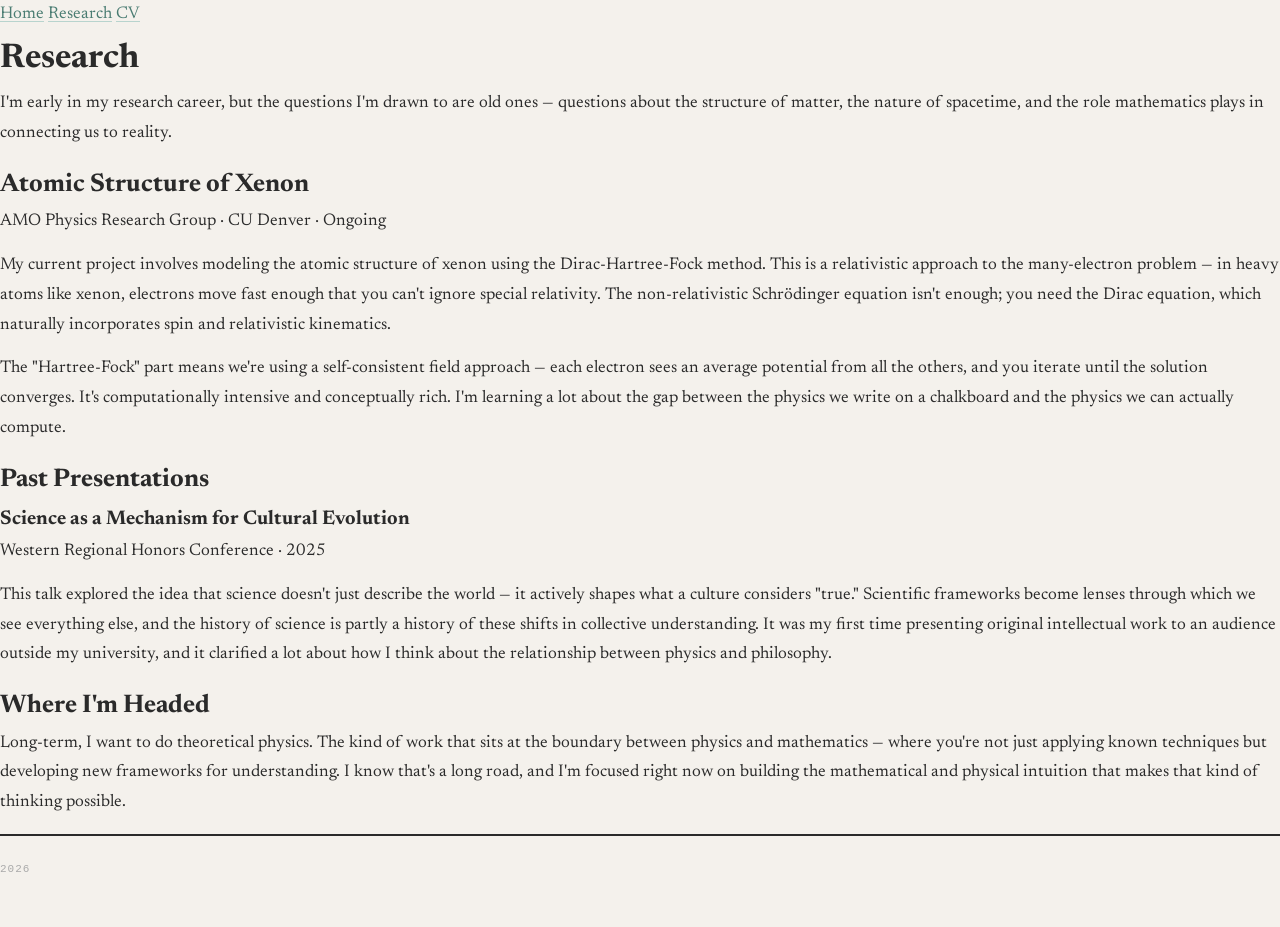
<file: research (1).html>
<!DOCTYPE html>
<html lang="en">
<head>
    <meta charset="UTF-8">
    <meta name="viewport" content="width=device-width, initial-scale=1.0">
    <title>Research · Jake Hooning</title>
    <link href="https://fonts.googleapis.com/css2?family=Newsreader:ital,wght@0,300;0,400;0,500;0,600;1,300;1,400&family=Inter:wght@400;500&display=swap" rel="stylesheet">
    <link rel="stylesheet" href="style.css">
</head>

<body>

    <div class="page">

        <header>
            <nav>
                <a href="index.html">Home</a>
                <a href="research.html" class="active">Research</a>
                <a href="cv.html">CV</a>
            </nav>
        </header>

        <div class="content">

            <h1>Research</h1>

            <p class="lead">
                I'm early in my research career, but the questions I'm drawn to
                are old ones — questions about the structure of matter, the nature of
                spacetime, and the role mathematics plays in connecting us to reality.
            </p>

            <div class="divider"></div>

            <h2>Atomic Structure of Xenon</h2>
            <p class="meta">AMO Physics Research Group · CU Denver · Ongoing</p>

            <p>
                My current project involves modeling the atomic structure of xenon
                using the Dirac-Hartree-Fock method. This is a relativistic approach
                to the many-electron problem — in heavy atoms like xenon, electrons
                move fast enough that you can't ignore special relativity. The
                non-relativistic Schrödinger equation isn't enough; you need the
                Dirac equation, which naturally incorporates spin and relativistic
                kinematics.
            </p>

            <p>
                The "Hartree-Fock" part means we're using a self-consistent field
                approach — each electron sees an average potential from all the others,
                and you iterate until the solution converges. It's computationally
                intensive and conceptually rich. I'm learning a lot about the gap
                between the physics we write on a chalkboard and the physics we can
                actually compute.
            </p>

            <div class="divider"></div>

            <h2>Past Presentations</h2>

            <h3>Science as a Mechanism for Cultural Evolution</h3>
            <p class="meta">Western Regional Honors Conference · 2025</p>

            <p>
                This talk explored the idea that science doesn't just describe the
                world — it actively shapes what a culture considers "true." Scientific
                frameworks become lenses through which we see everything else, and
                the history of science is partly a history of these shifts in collective
                understanding. It was my first time presenting original intellectual
                work to an audience outside my university, and it clarified a lot
                about how I think about the relationship between physics and philosophy.
            </p>

            <div class="divider"></div>

            <h2>Where I'm Headed</h2>

            <p>
                Long-term, I want to do theoretical physics. The kind of work
                that sits at the boundary between physics and mathematics — where
                you're not just applying known techniques but developing new
                frameworks for understanding. I know that's a long road, and I'm
                focused right now on building the mathematical and physical
                intuition that makes that kind of thinking possible.
            </p>

        </div>

        <footer>
            <span>2026</span>
        </footer>

    </div>

</body>
</html>
</file>
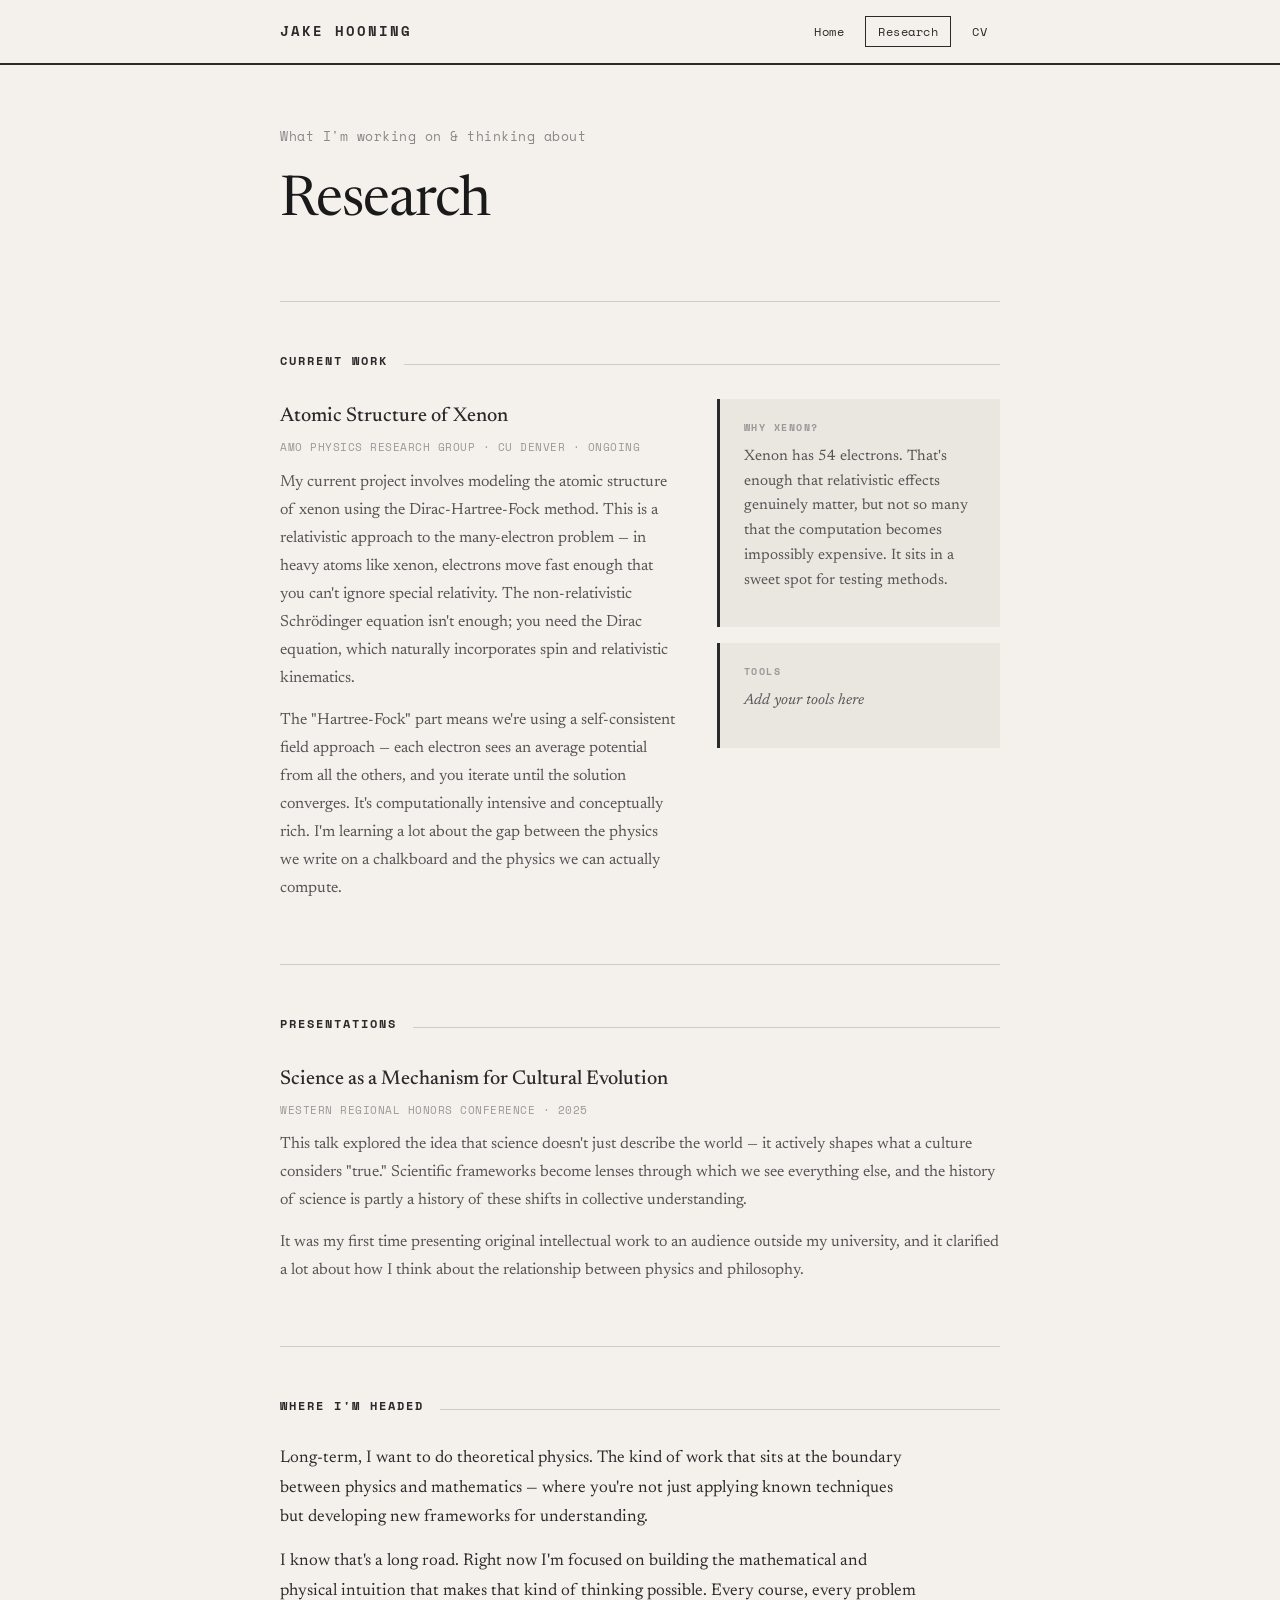
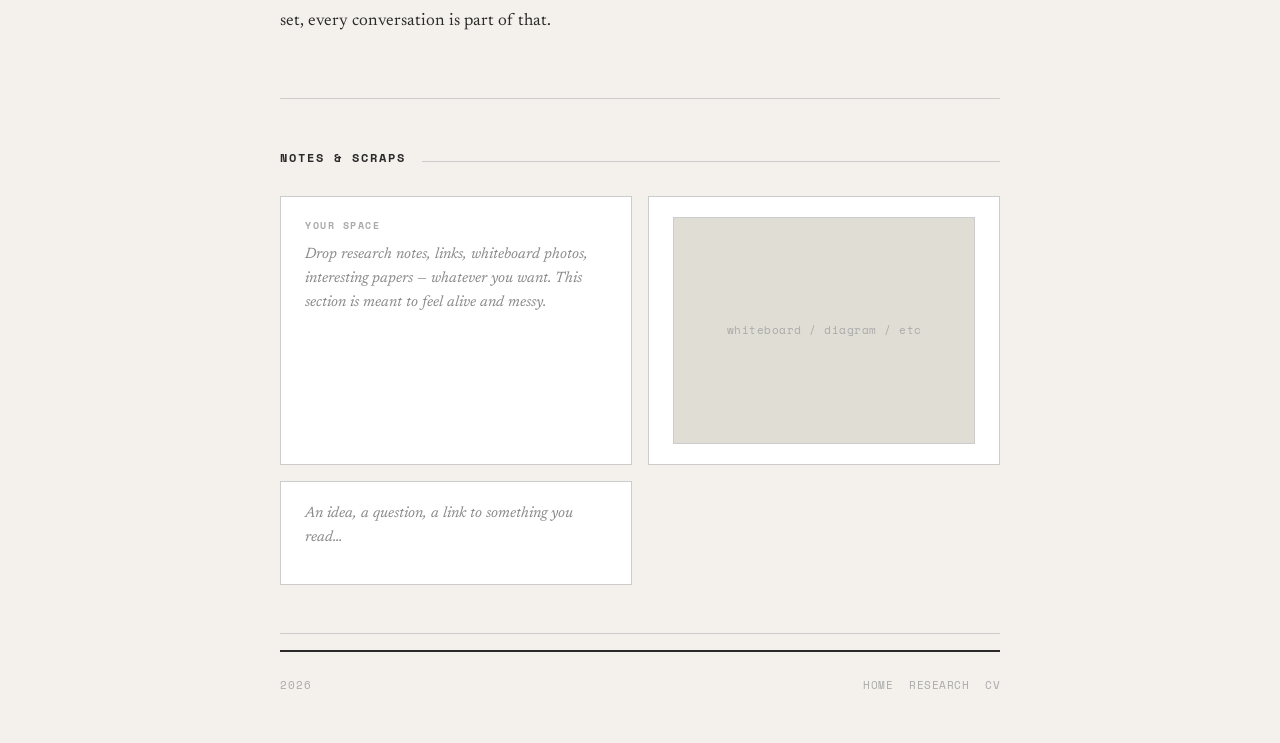
<file: research (2).html>
<!DOCTYPE html>
<html lang="en">
<head>
    <meta charset="UTF-8">
    <meta name="viewport" content="width=device-width, initial-scale=1.0">
    <title>Research · Jake Hooning</title>
    <link href="https://fonts.googleapis.com/css2?family=Newsreader:ital,wght@0,300;0,400;0,500;0,600;1,300;1,400&family=Space+Mono:ital,wght@0,400;0,700;1,400&family=Inter:wght@400;500&display=swap" rel="stylesheet">
    <link rel="stylesheet" href="style.css">
</head>

<body>

    <div class="topbar">
        <div class="wrap">
            <div class="topbar-inner">
                <a href="index.html" class="site-name">Jake Hooning</a>
                <nav>
                    <a href="index.html">Home</a>
                    <a href="research.html" class="active">Research</a>
                    <a href="cv.html">CV</a>
                </nav>
            </div>
        </div>
    </div>

    <div class="wrap">

        <div class="hero">
            <p class="hero-subtitle">What I'm working on & thinking about</p>
            <h1>Research</h1>
        </div>


        <!-- Current work -->
        <div class="section">
            <div class="section-header">
                <span class="section-title">Current Work</span>
                <div class="section-line"></div>
            </div>

            <div class="two-col">
                <div>
                    <div class="entry">
                        <p class="entry-title">Atomic Structure of Xenon</p>
                        <p class="entry-meta">AMO Physics Research Group · CU Denver · Ongoing</p>
                        <p class="entry-text">
                            My current project involves modeling the atomic structure of xenon
                            using the Dirac-Hartree-Fock method. This is a relativistic approach
                            to the many-electron problem — in heavy atoms like xenon, electrons
                            move fast enough that you can't ignore special relativity. The
                            non-relativistic Schrödinger equation isn't enough; you need the
                            Dirac equation, which naturally incorporates spin and relativistic
                            kinematics.
                        </p>
                        <p class="entry-text">
                            The "Hartree-Fock" part means we're using a self-consistent field
                            approach — each electron sees an average potential from all the others,
                            and you iterate until the solution converges. It's computationally
                            intensive and conceptually rich. I'm learning a lot about the gap
                            between the physics we write on a chalkboard and the physics we can
                            actually compute.
                        </p>
                    </div>
                </div>

                <div>
                    <div class="aside-box">
                        <p class="aside-label">Why Xenon?</p>
                        <p class="aside-content">
                            Xenon has 54 electrons. That's enough that relativistic effects
                            genuinely matter, but not so many that the computation becomes
                            impossibly expensive. It sits in a sweet spot for testing
                            methods.
                        </p>
                    </div>
                    <div class="aside-box">
                        <p class="aside-label">Tools</p>
                        <p class="aside-content">
                            <!--
                                Fill in what you actually use:
                                Languages, software, libraries, etc.
                            -->
                            <em>Add your tools here</em>
                        </p>
                    </div>
                </div>
            </div>
        </div>


        <!-- Presentations -->
        <div class="section">
            <div class="section-header">
                <span class="section-title">Presentations</span>
                <div class="section-line"></div>
            </div>

            <div class="entry">
                <p class="entry-title">Science as a Mechanism for Cultural Evolution</p>
                <p class="entry-meta">Western Regional Honors Conference · 2025</p>
                <p class="entry-text">
                    This talk explored the idea that science doesn't just describe the
                    world — it actively shapes what a culture considers "true." Scientific
                    frameworks become lenses through which we see everything else, and
                    the history of science is partly a history of these shifts in
                    collective understanding.
                </p>
                <p class="entry-text">
                    It was my first time presenting original intellectual work to
                    an audience outside my university, and it clarified a lot about how
                    I think about the relationship between physics and philosophy.
                </p>
            </div>
        </div>


        <!-- Where I'm headed -->
        <div class="section">
            <div class="section-header">
                <span class="section-title">Where I'm Headed</span>
                <div class="section-line"></div>
            </div>

            <div class="narrow">
                <p>
                    Long-term, I want to do theoretical physics. The kind of work
                    that sits at the boundary between physics and mathematics — where
                    you're not just applying known techniques but developing new
                    frameworks for understanding.
                </p>
                <p>
                    I know that's a long road. Right now I'm focused on building the
                    mathematical and physical intuition that makes that kind of
                    thinking possible. Every course, every problem set, every
                    conversation is part of that.
                </p>
            </div>
        </div>


        <!--
            === YOUR RESEARCH NOTES ===

            Add anything here: a diagram, a question you're stuck on,
            a photo of your whiteboard, a link to a paper you liked.
            This is your notebook page.
        -->
        <div class="section">
            <div class="section-header">
                <span class="section-title">Notes & Scraps</span>
                <div class="section-line"></div>
            </div>

            <div class="pin-grid">
                <div class="pin">
                    <p class="pin-label">Your space</p>
                    <p class="pin-text">
                        <em>Drop research notes, links, whiteboard photos,
                        interesting papers — whatever you want. This section
                        is meant to feel alive and messy.</em>
                    </p>
                </div>
                <div class="pin">
                    <div class="photo-slot">
                        <span class="placeholder-text">whiteboard / diagram / etc</span>
                    </div>
                </div>
                <div class="pin">
                    <p class="pin-text">
                        <em>An idea, a question, a link to something you read...</em>
                    </p>
                </div>
            </div>
        </div>


        <footer>
            <span>2026</span>
            <nav>
                <a href="index.html">Home</a>
                <a href="research.html">Research</a>
                <a href="cv.html">CV</a>
            </nav>
        </footer>

    </div>

</body>
</html>
</file>
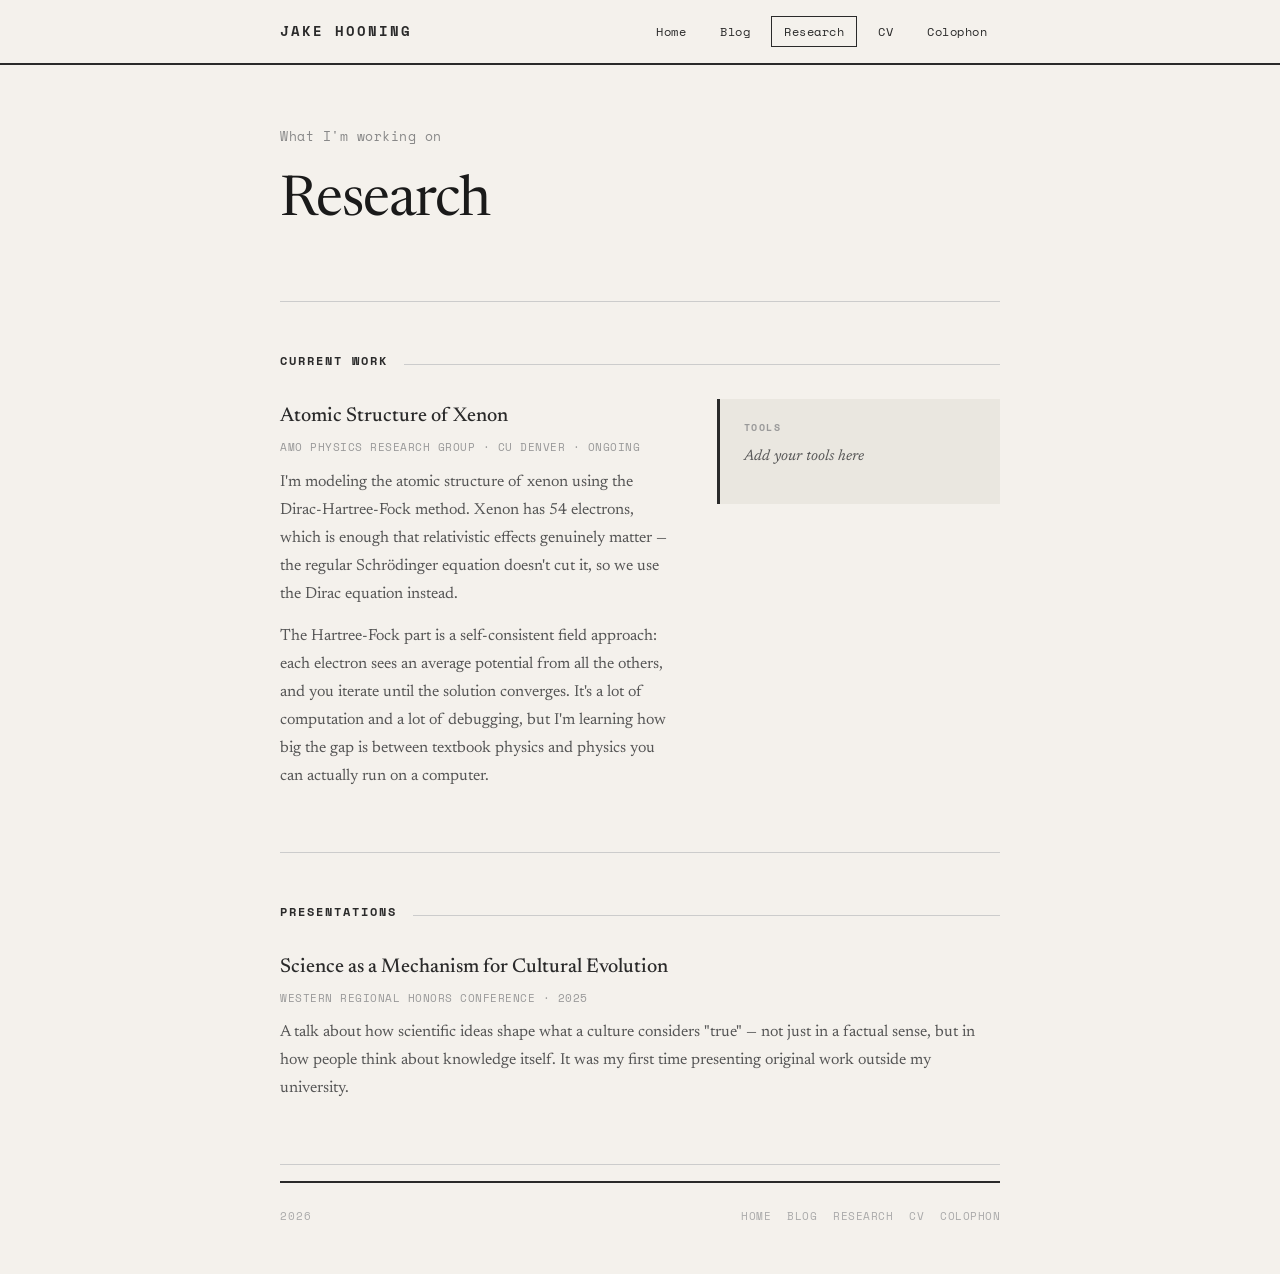
<file: research.html>
<!DOCTYPE html>
<html lang="en">
<head>
    <meta charset="UTF-8">
    <meta name="viewport" content="width=device-width, initial-scale=1.0">
    <title>Research · Jake Hooning</title>
    <link href="https://fonts.googleapis.com/css2?family=Newsreader:ital,wght@0,300;0,400;0,500;0,600;1,300;1,400&family=Space+Mono:ital,wght@0,400;0,700;1,400&family=Inter:wght@400;500&display=swap" rel="stylesheet">
    <link rel="stylesheet" href="style.css">
</head>

<body>

    <div class="topbar">
        <div class="wrap">
            <div class="topbar-inner">
                <a href="index.html" class="site-name">Jake Hooning</a>
                <nav>
                    <a href="index.html">Home</a>
                    <a href="blog.html">Blog</a>
                    <a href="research.html" class="active">Research</a>
                    <a href="cv.html">CV</a>
                    <a href="colophon.html">Colophon</a>
                </nav>
            </div>
        </div>
    </div>

    <div class="wrap">

        <div class="hero">
            <p class="hero-subtitle">What I'm working on</p>
            <h1>Research</h1>
        </div>

        <div class="section">
            <div class="section-header">
                <span class="section-title">Current Work</span>
                <div class="section-line"></div>
            </div>

            <div class="two-col">
                <div>
                    <div class="entry">
                        <p class="entry-title">Atomic Structure of Xenon</p>
                        <p class="entry-meta">AMO Physics Research Group · CU Denver · Ongoing</p>
                        <p class="entry-text">
                            I'm modeling the atomic structure of xenon using the
                            Dirac-Hartree-Fock method. Xenon has 54 electrons, which is
                            enough that relativistic effects genuinely matter — the regular
                            Schrödinger equation doesn't cut it, so we use the Dirac equation
                            instead.
                        </p>
                        <p class="entry-text">
                            The Hartree-Fock part is a self-consistent field approach:
                            each electron sees an average potential from all the others,
                            and you iterate until the solution converges. It's a lot of
                            computation and a lot of debugging, but I'm learning how big
                            the gap is between textbook physics and physics you can actually
                            run on a computer.
                        </p>
                    </div>
                </div>

                <div>
                    <div class="aside-box">
                        <p class="aside-label">Tools</p>
                        <p class="aside-content">
                            <em>Add your tools here</em>
                        </p>
                    </div>
                </div>
            </div>
        </div>

        <div class="section">
            <div class="section-header">
                <span class="section-title">Presentations</span>
                <div class="section-line"></div>
            </div>

            <div class="entry">
                <p class="entry-title">Science as a Mechanism for Cultural Evolution</p>
                <p class="entry-meta">Western Regional Honors Conference · 2025</p>
                <p class="entry-text">
                    A talk about how scientific ideas shape what a culture considers
                    "true" — not just in a factual sense, but in how people think about
                    knowledge itself. It was my first time presenting original work
                    outside my university.
                </p>
            </div>
        </div>

        <footer>
            <span>2026</span>
            <nav>
                <a href="index.html">Home</a>
                <a href="blog.html">Blog</a>
                <a href="research.html">Research</a>
                <a href="cv.html">CV</a>
                <a href="colophon.html">Colophon</a>
            </nav>
        </footer>

    </div>

</body>
</html>
</file>
<file: style.css>
/*
    style.css
    
    Philosophy: this should feel like someone's actual space on the internet.
    Not a template. Not polished. Alive.
*/

* {
    margin: 0;
    padding: 0;
    box-sizing: border-box;
}

::selection {
    background: #c4ddd8;
}

body {
    font-family: 'Newsreader', Georgia, serif;
    font-size: 17px;
    color: #2a2a2a;
    background-color: #f4f1ec;
    line-height: 1.75;
    -webkit-font-smoothing: antialiased;
}


/* === LAYOUT === */
/*
    Wider than before — uses the screen.
    But .narrow keeps prose readable.
*/
.wrap {
    max-width: 800px;
    margin: 0 auto;
    padding: 0 40px;
}

.narrow {
    max-width: 640px;
}


/* === TOP BAR === */
.topbar {
    border-bottom: 2px solid #2a2a2a;
    padding: 16px 0;
    margin-bottom: 0;
}

.topbar-inner {
    display: flex;
    justify-content: space-between;
    align-items: baseline;
}

.site-name {
    font-family: 'Space Mono', monospace;
    font-size: 14px;
    font-weight: 700;
    color: #2a2a2a;
    text-decoration: none;
    text-transform: uppercase;
    letter-spacing: 2px;
}

.topbar nav {
    display: flex;
    gap: 8px;
}

.topbar nav a {
    font-family: 'Space Mono', monospace;
    font-size: 12px;
    color: #2a2a2a;
    text-decoration: none;
    padding: 4px 12px;
    border: 1px solid transparent;
    letter-spacing: 0.5px;
    transition: border-color 0.2s;
}

.topbar nav a:hover {
    border-color: #2a2a2a;
}

.topbar nav a.active {
    border: 1px solid #2a2a2a;
}


/* === HERO === */
.hero {
    padding: 60px 0 48px 0;
    border-bottom: 1px solid #ccc;
}

.hero h1 {
    font-size: 56px;
    font-weight: 400;
    line-height: 1.1;
    color: #1a1a1a;
    letter-spacing: -1px;
    margin-bottom: 20px;
}

.hero h1 em {
    font-style: italic;
    font-weight: 300;
}

.hero-subtitle {
    font-family: 'Space Mono', monospace;
    font-size: 13px;
    color: #888;
    letter-spacing: 0.5px;
    margin-bottom: 24px;
}

.hero-bio {
    font-size: 19px;
    color: #555;
    max-width: 640px;
    font-weight: 300;
}


/* === SECTIONS === */
.section {
    padding: 48px 0;
    border-bottom: 1px solid #ccc;
}

.section:last-child {
    border-bottom: none;
}

.section-header {
    display: flex;
    align-items: baseline;
    gap: 16px;
    margin-bottom: 28px;
}

.section-title {
    font-family: 'Space Mono', monospace;
    font-size: 12px;
    font-weight: 700;
    text-transform: uppercase;
    letter-spacing: 2px;
    color: #2a2a2a;
}

.section-line {
    flex: 1;
    height: 1px;
    background-color: #ccc;
}


/* === GRID LAYOUT === */
.two-col {
    display: grid;
    grid-template-columns: 1.4fr 1fr;
    gap: 40px;
    align-items: start;
}

.three-col {
    display: grid;
    grid-template-columns: 1fr 1fr 1fr;
    gap: 20px;
}


/* === ENTRIES === */
.entry {
    margin-bottom: 32px;
}

.entry:last-child {
    margin-bottom: 0;
}

.entry-title {
    font-size: 20px;
    font-weight: 500;
    color: #2a2a2a;
    margin-bottom: 4px;
}

.entry-meta {
    font-family: 'Space Mono', monospace;
    font-size: 11px;
    color: #999;
    letter-spacing: 0.5px;
    margin-bottom: 10px;
    text-transform: uppercase;
}

.entry-text {
    color: #555;
    font-size: 16px;
}


/* === ASIDE / SIDEBAR NOTES === */
.aside-box {
    background-color: #eae7e0;
    padding: 20px 24px;
    margin-bottom: 16px;
    border-left: 3px solid #2a2a2a;
}

.aside-box:last-child {
    margin-bottom: 0;
}

.aside-label {
    font-family: 'Space Mono', monospace;
    font-size: 10px;
    font-weight: 700;
    text-transform: uppercase;
    letter-spacing: 1.5px;
    color: #999;
    margin-bottom: 8px;
}

.aside-content {
    font-size: 15px;
    color: #555;
    line-height: 1.65;
}


/* === INTERESTS / PERSONAL GRID === */
.pin-grid {
    display: grid;
    grid-template-columns: repeat(auto-fill, minmax(260px, 1fr));
    gap: 16px;
}

.pin {
    border: 1px solid #ccc;
    padding: 20px 24px;
    background-color: #fff;
    transition: transform 0.2s, box-shadow 0.2s;
}

.pin:hover {
    transform: translateY(-2px);
    box-shadow: 0 4px 16px rgba(0,0,0,0.06);
}

.pin-label {
    font-family: 'Space Mono', monospace;
    font-size: 10px;
    font-weight: 700;
    text-transform: uppercase;
    letter-spacing: 1.5px;
    color: #aaa;
    margin-bottom: 8px;
}

.pin-text {
    font-size: 15px;
    color: #444;
    line-height: 1.6;
}

.pin-text em {
    font-style: italic;
    color: #888;
}


/* === PHOTO PLACEHOLDERS === */
.photo-slot {
    background-color: #e0ddd5;
    border: 1px solid #ccc;
    aspect-ratio: 4 / 3;
    display: flex;
    align-items: center;
    justify-content: center;
    overflow: hidden;
}

.photo-slot img {
    width: 100%;
    height: 100%;
    object-fit: cover;
}

.photo-slot .placeholder-text {
    font-family: 'Space Mono', monospace;
    font-size: 11px;
    color: #aaa;
    letter-spacing: 0.5px;
}


/* === CALLOUT === */
.callout {
    background-color: #2a2a2a;
    color: #e8e5df;
    padding: 40px 48px;
    margin: 48px 0;
    font-size: 20px;
    line-height: 1.7;
    font-weight: 300;
}

.callout strong {
    color: #fff;
    font-weight: 500;
}


/* === LINKS === */
a {
    color: #4a7c72;
    text-decoration: underline;
    text-decoration-color: #b8d4ce;
    text-underline-offset: 3px;
    transition: text-decoration-color 0.3s;
}

a:hover {
    text-decoration-color: #4a7c72;
}


/* === TEXT UTILITIES === */
p {
    margin-bottom: 14px;
}

.mono {
    font-family: 'Space Mono', monospace;
}

.small {
    font-size: 14px;
}

.muted {
    color: #999;
}


/* === BLOG POSTS === */
.post {
    max-width: 640px;
    overflow: hidden;
    /* overflow: hidden forces the post container to wrap
       around floated images, so they can't bleed into
       the next section */
}

.post-date {
    font-family: 'Space Mono', monospace;
    font-size: 12px;
    color: #aaa;
    letter-spacing: 0.5px;
    text-transform: uppercase;
    margin-bottom: 8px;
}

.post-title {
    font-size: 24px;
    font-weight: 500;
    color: #2a2a2a;
    margin-bottom: 16px;
    line-height: 1.3;
}

.post img {
    width: 100%;
    margin: 16px 0;
    display: block;
}

.post .post-img-side {
    width: 220px;
    max-height: 300px;
    object-fit: cover;
    float: right;
    margin: 4px 0 16px 24px;
    /*
        max-height caps how tall the image can get.
        object-fit: cover means if the image is taller than 300px,
        it crops to fit rather than squishing. Change 300px
        to whatever feels right.
    */
}

.post .post-img-small {
    width: 400px;
    max-width: 100%;
    margin: 16px auto;
    display: block;
}


/* === FOOTER === */
footer {
    padding: 24px 0 48px 0;
    border-top: 2px solid #2a2a2a;
    margin-top: 16px;
    display: flex;
    justify-content: space-between;
    align-items: baseline;
}

footer span {
    font-family: 'Space Mono', monospace;
    font-size: 11px;
    color: #aaa;
    letter-spacing: 1px;
    text-transform: uppercase;
}

footer nav {
    display: flex;
    gap: 16px;
}

footer nav a {
    font-family: 'Space Mono', monospace;
    font-size: 11px;
    color: #aaa;
    text-decoration: none;
    letter-spacing: 0.5px;
    text-transform: uppercase;
}

footer nav a:hover {
    color: #2a2a2a;
}


/* === RESPONSIVE === */
@media (max-width: 720px) {
    .wrap {
        padding: 0 20px;
    }

    .hero h1 {
        font-size: 36px;
    }

    .two-col {
        grid-template-columns: 1fr;
    }

    .three-col {
        grid-template-columns: 1fr;
    }

    .callout {
        padding: 28px 24px;
        font-size: 18px;
    }

    .topbar-inner {
        flex-direction: column;
        gap: 12px;
    }

    footer {
        flex-direction: column;
        gap: 12px;
    }
}
</file>
